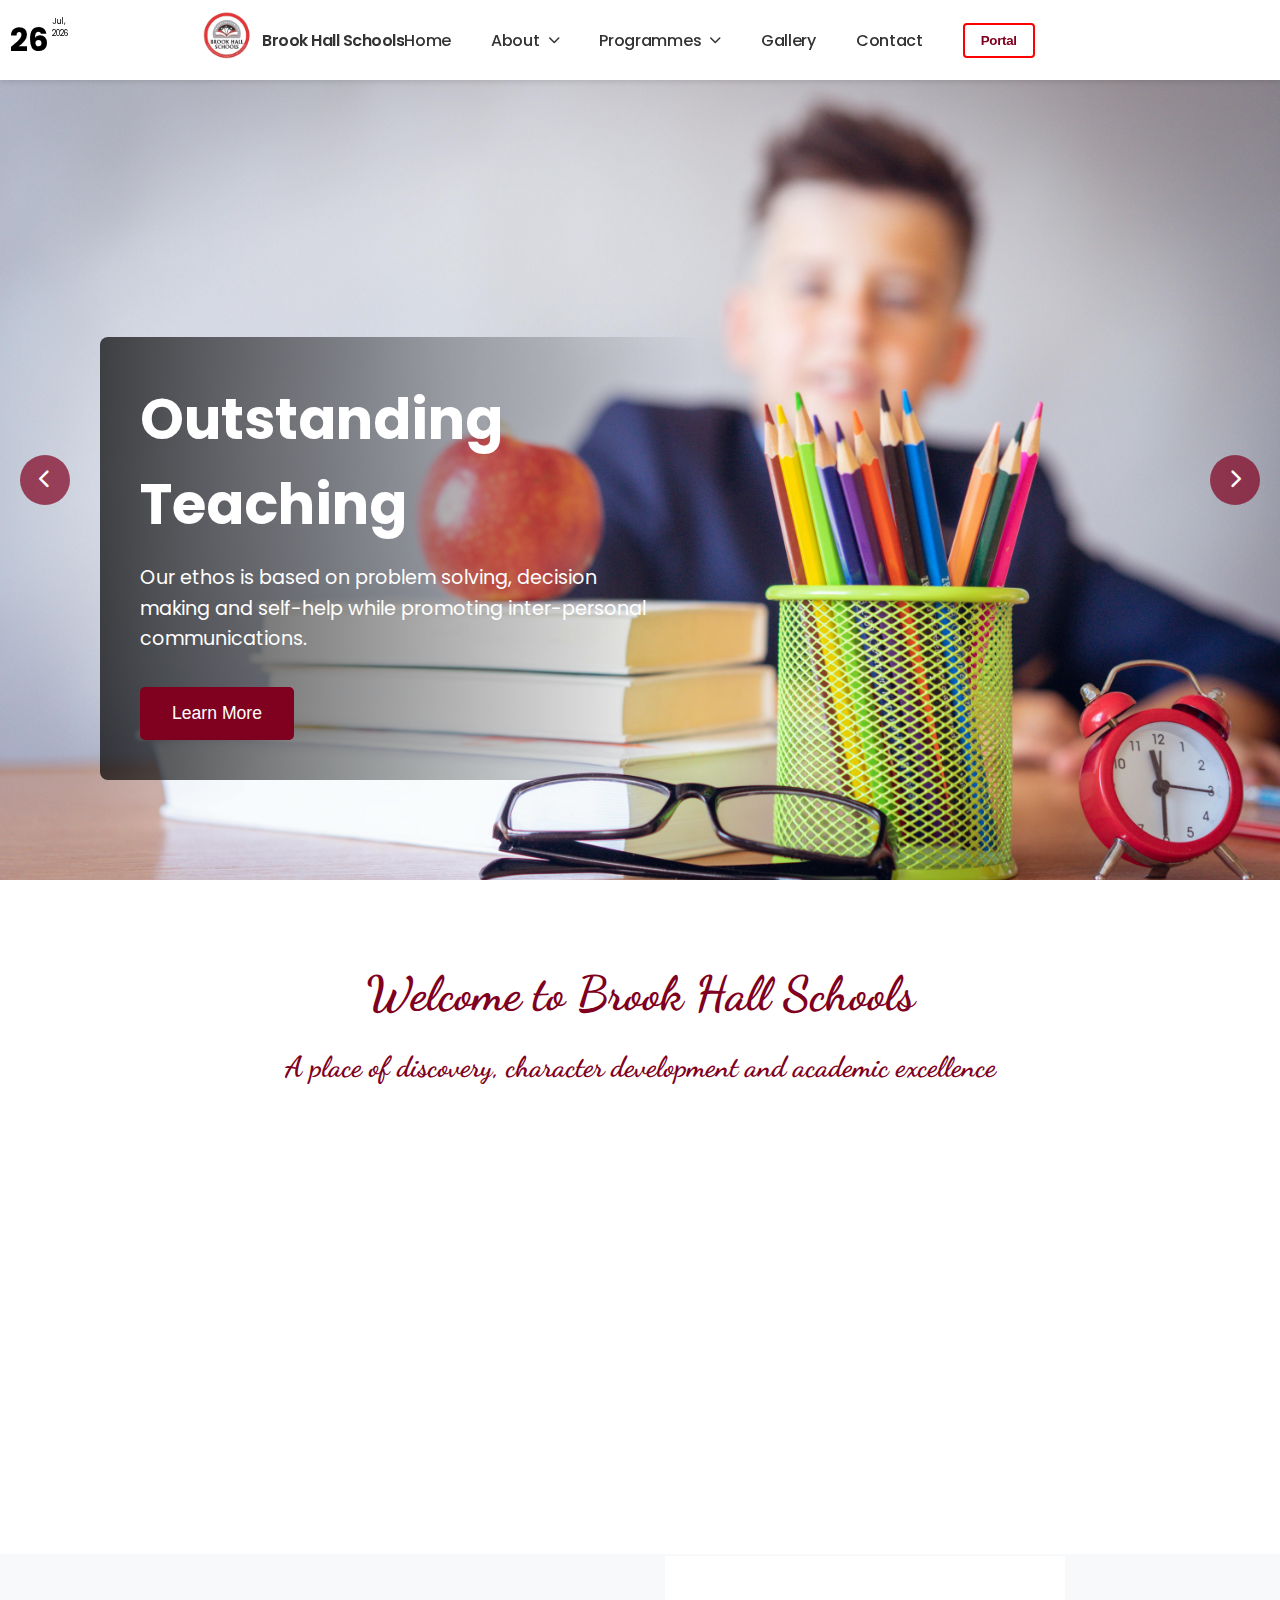
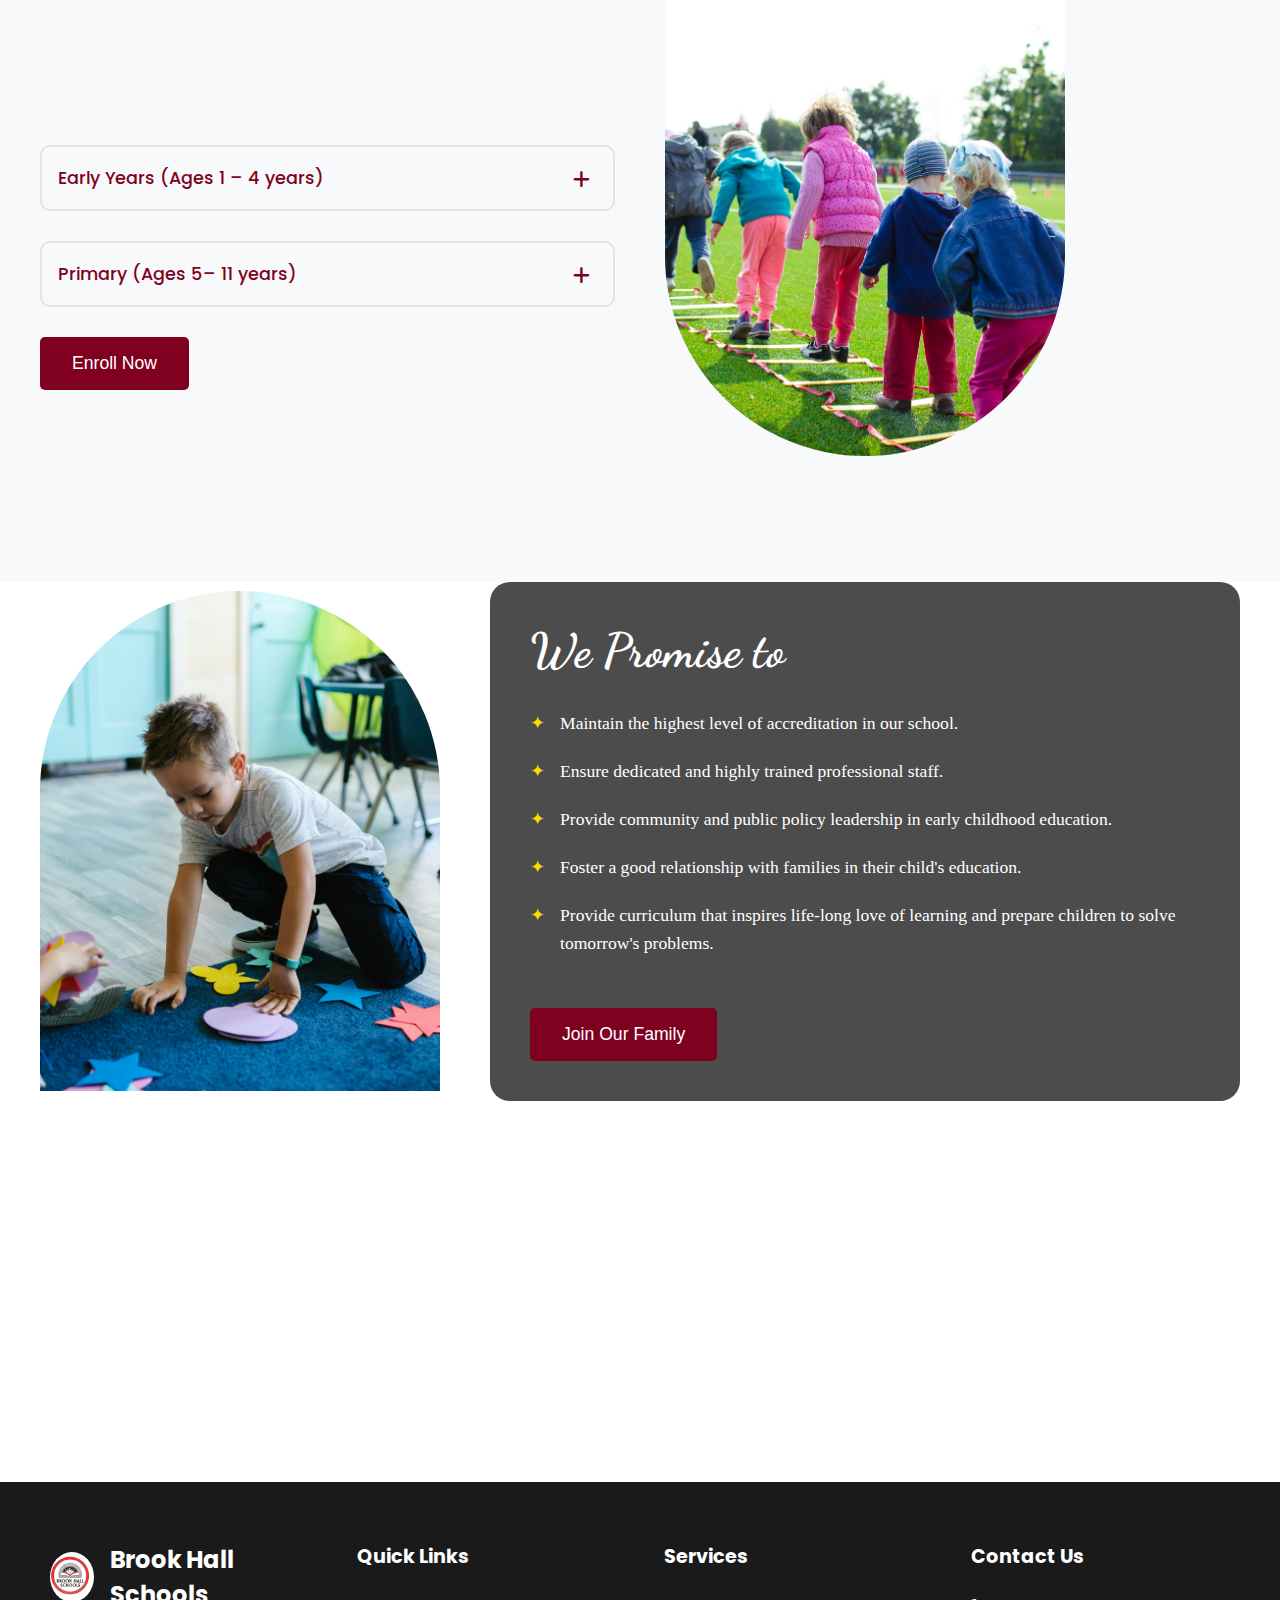
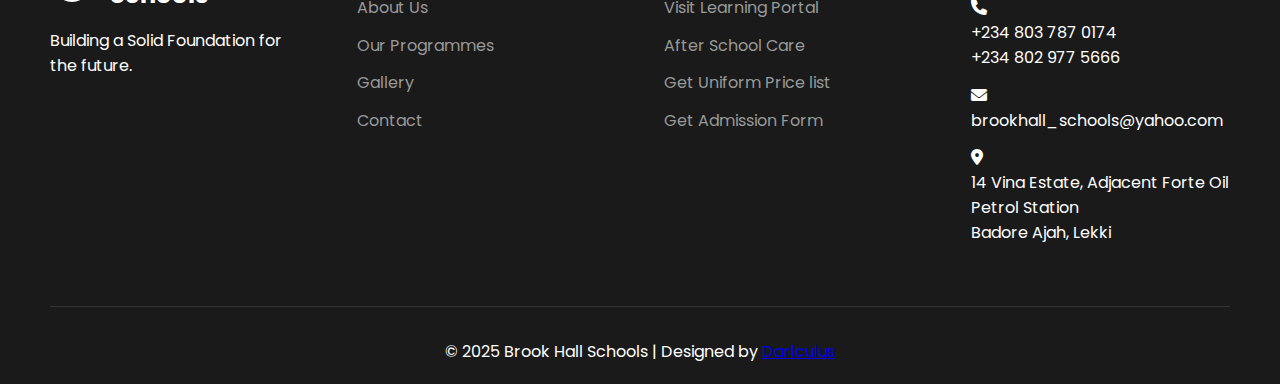
<file: index.html>
<!DOCTYPE html>
<html lang="en">
  <head>
    <meta charset="UTF-8" />
    <meta
      name="viewport"
      content="width=device-width, initial-scale=1.0, maximum-scale=1.0, user-scalable=no"
    />

    <title>
      Brook Hall Schools - Building a Solid Foundation for the future.
    </title>
    <link rel="stylesheet" href="assets/css/style.css" />
    <link
      href="https://fonts.googleapis.com/css2?family=Poppins:wght@400;500;600;700&display=swap"
      rel="stylesheet"
    />
    <link
      href="https://fonts.googleapis.com/css2?family=Dancing+Script:wght@400;700&display=swap"
      rel="stylesheet"
    />

    <link
      rel="stylesheet"
      href="https://cdnjs.cloudflare.com/ajax/libs/font-awesome/6.0.0/css/all.min.css"
    />
  </head>
  <body>
    <!-- Navbar begins -->
    <nav class="navbar">
      <div class="date-display" id="currentDate">
        <span class="day">27</span>
        <div class="month-year">
          <span>Jan.,</span>
          <span>2025</span>
        </div>
      </div>
      <div class="logo">
        <div class="logo-circle">
          <a
            ><img src="assets/images/logo.png" alt="Brook Hall Schools Logo"
          /></a>
        </div>
        <span>Brook Hall Schools</span>
      </div>
      <div class="nav-items">
        <a href="index.html">Home</a>
        <div class="dropdown">
          <a href="about.html" class="dropdown-trigger"
            >About<i class="fas fas fa-chevron-down"></i
          ></a>
          <div class="dropdown-content">
            <a href="welcome.html">Welcome Note</a>
            <a href="corevalues.html">Our Core Values</a>
          </div>
        </div>
        <div class="dropdown">
          <a href="programme.html" class="dropdown-trigger"
            >Programmes<i class="fas fas fa-chevron-down"></i
          ></a>
          <div class="dropdown-content">
            <div class="dropdown">
              <a href="earlyyear.html"
                >Early Years<i class="fas fas fa-chevron-down"></i
              ></a>
              <div class="dropdown-content">
                <a href="#vehicle-registration">Creche</a>
                <a href="#document-renewal">PreSchool</a>
              </div>
            </div>
            <a href="primary.html">Primary</a>
          </div>
        </div>
        <a href="gallery.html">Gallery</a>
        <a href="contact.html">Contact</a>
        <button class="login-btn">Portal</button>
      </div>
      <div class="hamburger">
        <span></span>
        <span></span>
        <span></span>
      </div>
    </nav>
    <!-- Navbar ends -->
    <!-- Hero section begins -->
    <section class="hero">
      <div class="carousel">
        <div class="carousel-inner">
          <!-- Slide 1 -->
          <div class="slide active">
            <img src="assets/images/bg2.jpg" alt="School Image 1" />
            <div class="slide-content">
              <h1>Outstanding Teaching</h1>
              <p>
                Our ethos is based on problem solving, decision making and
                self-help while promoting inter-personal communications.
              </p>
              <button class="cta-button">Learn More</button>
            </div>
          </div>

          <!-- Slide 2 -->
          <div class="slide">
            <img src="assets/images/bg3.jpg" alt="School Image 2" />
            <div class="slide-content">
              <h1>Nurturing Excellence</h1>
              <p>
                Creating an environment where every child discovers their
                potential and develops a lifelong love for learning.
              </p>
              <button class="cta-button">Discover More</button>
            </div>
          </div>

          <!-- Slide 3 -->
          <div class="slide">
            <img src="assets/images/bg1.jpg" alt="School Image 3" />
            <div class="slide-content">
              <h1>Building Future Leaders</h1>
              <p>
                Empowering students with knowledge, skills and values to become
                tomorrow's innovative leaders.
              </p>
              <button class="cta-button">Join Us</button>
            </div>
          </div>
        </div>

        <!-- Navigation Arrows -->
        <button class="carousel-arrow prev">
          <i class="fas fa-chevron-left"></i>
        </button>
        <button class="carousel-arrow next">
          <i class="fas fa-chevron-right"></i>
        </button>
      </div>
    </section>
    <!-- Hero section ends -->

    <!-- Values section begins -->
    <section class="values">
      <h2 class="values-title">
        Welcome to Brook Hall Schools<br />
        <span style="font-size: 1.8rem"
          >A place of discovery, character development and academic
          excellence</span
        >
      </h2>
      <div class="values-container">
        <div class="value-column" style="--delay: 0s">
          <div class="semi-circle">
            <img src="assets/images/education.jpg" alt="Excellence Icon" />
          </div>
          <h3>Excellence</h3>
          <p>
            Striving for the highest standards in everything we do, nurturing
            academic and personal growth.
          </p>
        </div>

        <div class="value-column" style="--delay: 0.2s">
          <div class="semi-circle">
            <img src="assets/images/learn.jpg" alt="Innovation Icon" />
          </div>
          <h3>Innovation</h3>
          <p>
            Embracing creative thinking and modern approaches to prepare
            students for future challenges.
          </p>
        </div>

        <div class="value-column" style="--delay: 0.4s">
          <div class="semi-circle">
            <img src="assets/images/teach.jpg" alt="Integrity Icon" />
          </div>
          <h3>Integrity</h3>
          <p>
            Building character through honesty, respect, and ethical behavior in
            all interactions.
          </p>
        </div>

        <div class="value-column" style="--delay: 0.6s">
          <div class="semi-circle">
            <img src="assets/images/school.jpg" alt="Community Icon" />
          </div>
          <h3>Community</h3>
          <p>
            Fostering a supportive environment where every individual
            contributes to collective growth.
          </p>
        </div>
      </div>
    </section>
    <!-- Values section ends -->

    <!-- Programmes section begins -->
    <section class="programs">
      <div class="programs-container">
        <div class="programs-left">
          <div class="program-row">
            <div class="program-header">
              <h3>Early Years (Ages 1 – 4 years)</h3>
              <button class="expand-btn">
                <i class="fas fa-plus"></i>
              </button>
            </div>
            <div class="program-content">
              <p>
                This is a play based and educational integrated approach to care
                and education.
              </p>
              <p>The classes under this Program are:</p>
              <ul>
                <li>Creche (Playgroup 1 & 2) – Ages 1 -2</li>
                <li>PreSchool (Nursery 1 & 2) – Ages 3 – 4</li>
              </ul>
            </div>
          </div>

          <div class="program-row">
            <div class="program-header">
              <h3>Primary (Ages 5– 11 years)</h3>
              <button class="expand-btn">
                <i class="fas fa-plus"></i>
              </button>
            </div>
            <div class="program-content">
              <p>
                This is an integrated and unique TPS curriculum with a clear
                process of learning and specific learning goals.
              </p>
              <p>The classes under this Program are:</p>
              <ul>
                <li>Key Stage One – Primary 1 and 2</li>
                <li>Key Stage Two -Primary 3 to 6</li>
              </ul>
            </div>
          </div>

          <button class="cta-button">Enroll Now</button>
        </div>

        <div class="programs-right">
          <div class="custom-shape">
            <img src="assets/images/eyearsplay.jpg" alt="Children Learning" />
          </div>
        </div>
      </div>
    </section>
    <!-- Programmes section ends -->

    <!-- Promise section begins -->
    <section class="promise">
      <div class="promise-container">
        <div class="promise-left">
          <div class="custom-shape-inverted">
            <img src="assets/images/promise.jpg" alt="Children Playing" />
          </div>
        </div>
    
        <div class="promise-right">
          <h2 class="promise-title">We Promise to</h2>
          <ul class="promise-list">
            <li>Maintain the highest level of accreditation in our school.</li>
            <li>Ensure dedicated and highly trained professional staff.</li>
            <li>Provide community and public policy leadership in early childhood education.</li>
            <li>Foster a good relationship with families in their child's education.</li>
            <li>Provide curriculum that inspires life-long love of learning and prepare children to solve tomorrow's problems.</li>
          </ul>
          <button class="cta-button">Join Our Family</button>
        </div>
      </div>
    </section>
    <!-- Promise section ends -->

    <!-- Footer section begins -->
    <footer class="footer">
      <div class="footer-content">
        <div class="footer-section">
          <div class="footer-logo">
            <div class="logo-circle">
              <img src="assets/images/logo.png" alt="CarLegit Logo" />
            </div>
            <h3>Brook Hall Schools</h3>
          </div>
          <p>Building a Solid Foundation for the future.</p>
        </div>

        <div class="footer-section">
          <h4>Quick Links</h4>
          <ul>
            <li><a href="#home">About Us</a></li>
            <li><a href="#services">Our Programmes</a></li>
            <li><a href="#about">Gallery</a></li>
            <li><a href="#contact">Contact</a></li>
          </ul>
        </div>

        <div class="footer-section">
          <h4>Services</h4>
          <ul>
            <li><a href="#registration">Visit Learning Portal</a></li>
            <li><a href="#renewal">After School Care</a></li>
            <li><a href="#transfer">Get Uniform Price list</a></li>
            <li><a href="#license">Get Admission Form</a></li>
          </ul>
        </div>

        <div class="footer-section">
          <h4>Contact Us</h4>
          <ul>
            <li>
              <i class="fas fa-phone"></i><br />+234 803 787 0174<br />+234 802
              977 5666
            </li>
            <li><i class="fas fa-envelope"></i>brookhall_schools@yahoo.com</li>
            <li>
              <i class="fas fa-map-marker-alt"></i><br />14 Vina Estate,
              Adjacent Forte Oil Petrol Station<br />Badore Ajah, Lekki
            </li>
          </ul>
        </div>
      </div>

      <div class="footer-bottom">
        <p>
          &copy; 2025 Brook Hall Schools | Designed by
          <a href="https://darlingtonodom-portfolio.vercel.app/">Darlculus</a>
        </p>
      </div>

      <button id="scrollToTop" class="scroll-to-top">
        <i class="fas fa-arrow-up"></i>
      </button>
    </footer>
    <!-- Footer section ends -->

    <script src="assets/js/app.js"></script>
  </body>
</html>
</file>
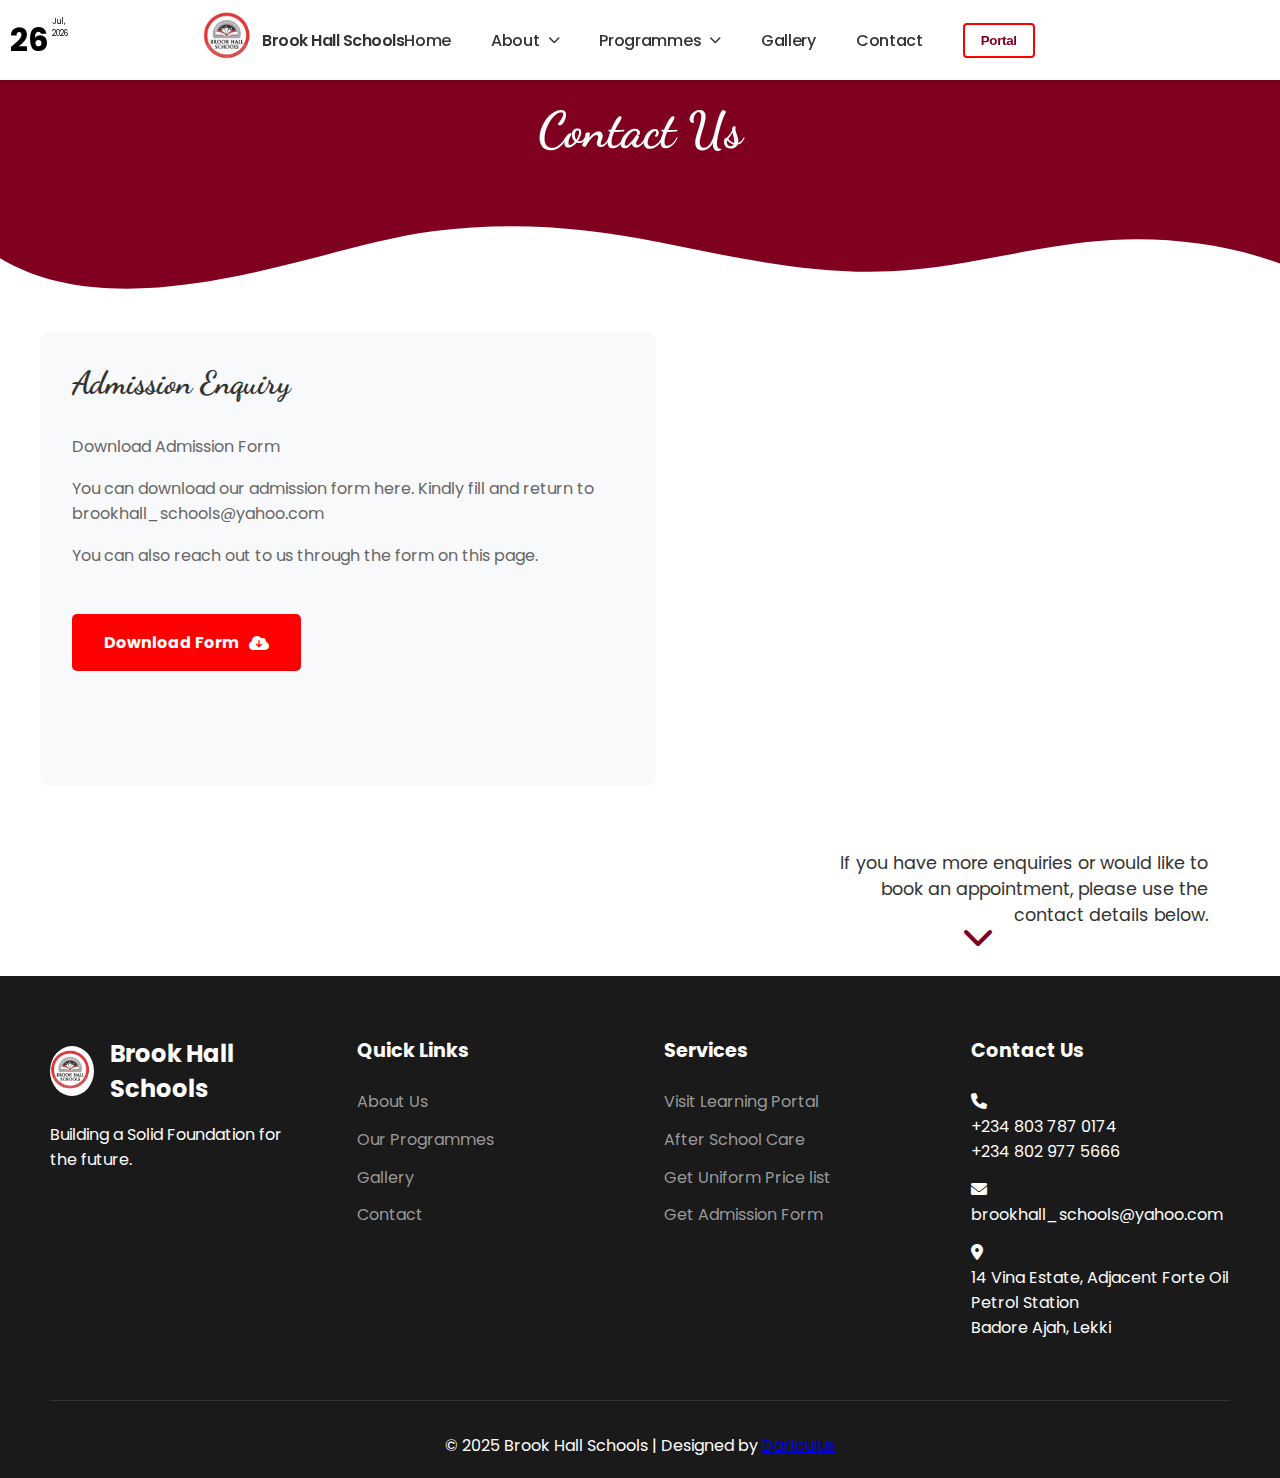
<file: contact.html>
<!DOCTYPE html>
<html lang="en">
  <head>
    <meta charset="UTF-8" />
    <meta
      name="viewport"
      content="width=device-width, initial-scale=1.0, maximum-scale=1.0, user-scalable=no"
    />

    <title>
      Brook Hall Schools - Building a Solid Foundation for the future.
    </title>
    <link rel="stylesheet" href="assets/css/style.css" />
    <link
      href="https://fonts.googleapis.com/css2?family=Poppins:wght@400;500;600;700&display=swap"
      rel="stylesheet"
    />
    <link
      href="https://fonts.googleapis.com/css2?family=Dancing+Script:wght@400;700&display=swap"
      rel="stylesheet"
    />

    <link
      rel="stylesheet"
      href="https://cdnjs.cloudflare.com/ajax/libs/font-awesome/6.0.0/css/all.min.css"
    />
  </head>
  <body>
    <!-- Navbar begins -->
    <nav class="navbar">
      <div class="date-display" id="currentDate">
        <span class="day">27</span>
        <div class="month-year">
          <span>Jan.,</span>
          <span>2025</span>
        </div>
      </div>
      <div class="logo">
        <div class="logo-circle">
          <a
            ><img src="assets/images/logo.png" alt="Brook Hall Schools Logo"
          /></a>
        </div>
        <span>Brook Hall Schools</span>
      </div>
      <div class="nav-items">
        <a href="index.html">Home</a>
        <div class="dropdown">
          <a href="about.html" class="dropdown-trigger"
            >About<i class="fas fas fa-chevron-down"></i
          ></a>
          <div class="dropdown-content">
            <a href="welcome.html">Welcome Note</a>
            <a href="corevalues.html">Our Core Values</a>
          </div>
        </div>
        <div class="dropdown">
          <a href="programme.html" class="dropdown-trigger"
            >Programmes<i class="fas fas fa-chevron-down"></i
          ></a>
          <div class="dropdown-content">
            <div class="dropdown">
              <a href="earlyyear.html"
                >Early Years<i class="fas fas fa-chevron-down"></i
              ></a>
              <div class="dropdown-content">
                <a href="creche.html">Creche</a>
                <a href="preschool.html">PreSchool</a>
              </div>
            </div>
            <a href="primary.html">Primary</a>
          </div>
        </div>
        <a href="gallery.html">Gallery</a>
        <a href="contact.html">Contact</a>
        <button class="login-btn">Portal</button>
      </div>
      <div class="hamburger">
        <span></span>
        <span></span>
        <span></span>
      </div>
    </nav>
    <!-- Navbar ends -->
    <!-- Contact Hero section begins here -->
    <section class="environment-section">
      <div class="contact-hero">
        <h1>Contact Us</h1>

        <div class="bubble-shape"></div>
      </div>
      <div class="contact-details">
        <div class="contact-left">
          <div class="admission-info">
              <h2>Admission Enquiry</h2>
              <p>Download Admission Form</p>
              <p>You can download our admission form here. Kindly fill and return to brookhall_schools@yahoo.com</p>
              <p>You can also reach out to us through the form on this page.</p>
              <a href="assets/pdf/registration form new.cdr.pdf" class="download-btn">Download Form<i class="fa-solid fa-cloud-arrow-down"></i></a>
          </div>
      </div>
      <div class="contact-right">
          <iframe src="https://www.google.com/maps/embed?pb=!1m18!1m12!1m3!1d3964.1592750960203!2d3.5956454000000004!3d6.5015116!2m3!1f0!2f0!3f0!3m2!1i1024!2i768!4f13.1!3m3!1m2!1s0x103bfb9664ca0fd5%3A0x249f62b1cde2ed7a!2sBrooks%20hall!5e0!3m2!1sen!2sng!4v1741763072992!5m2!1sen!2sng" width="600" height="450" style="border:0;" allowfullscreen="" loading="lazy" referrerpolicy="no-referrer-when-downgrade"></iframe>
      </div>
      </div>
    </section>
    <div class="enquiry-pointer">
      <p>If you have more enquiries or would like to book an appointment, please use the contact details below.</p>
      <i class="fas fa-chevron-down bounce-arrow"></i>
  </div>
  
    <!-- Footer section begins -->
    <footer class="footer">
      <div class="footer-content">
        <div class="footer-section">
          <div class="footer-logo">
            <div class="logo-circle">
              <img src="assets/images/logo.png" alt="CarLegit Logo" />
            </div>
            <h3>Brook Hall Schools</h3>
          </div>
          <p>Building a Solid Foundation for the future.</p>
        </div>

        <div class="footer-section">
          <h4>Quick Links</h4>
          <ul>
            <li><a href="#home">About Us</a></li>
            <li><a href="#services">Our Programmes</a></li>
            <li><a href="#about">Gallery</a></li>
            <li><a href="#contact">Contact</a></li>
          </ul>
        </div>

        <div class="footer-section">
          <h4>Services</h4>
          <ul>
            <li><a href="#registration">Visit Learning Portal</a></li>
            <li><a href="#renewal">After School Care</a></li>
            <li><a href="#transfer">Get Uniform Price list</a></li>
            <li><a href="#license">Get Admission Form</a></li>
          </ul>
        </div>

        <div class="footer-section">
          <h4>Contact Us</h4>
          <ul>
            <li>
              <i class="fas fa-phone"></i><br />+234 803 787 0174<br />+234 802
              977 5666
            </li>
            <li><i class="fas fa-envelope"></i>brookhall_schools@yahoo.com</li>
            <li>
              <i class="fas fa-map-marker-alt"></i><br />14 Vina Estate,
              Adjacent Forte Oil Petrol Station<br />Badore Ajah, Lekki
            </li>
          </ul>
        </div>
      </div>

      <div class="footer-bottom">
        <p>
          &copy; 2025 Brook Hall Schools | Designed by
          <a href="https://darlingtonodom-portfolio.vercel.app/">Darlculus</a>
        </p>
      </div>

      <button id="scrollToTop" class="scroll-to-top">
        <i class="fas fa-arrow-up"></i>
      </button>
    </footer>
    <!-- Footer section ends -->
    <script src="assets/js/eyears.js"></script>
  </body>
</html>
</file>
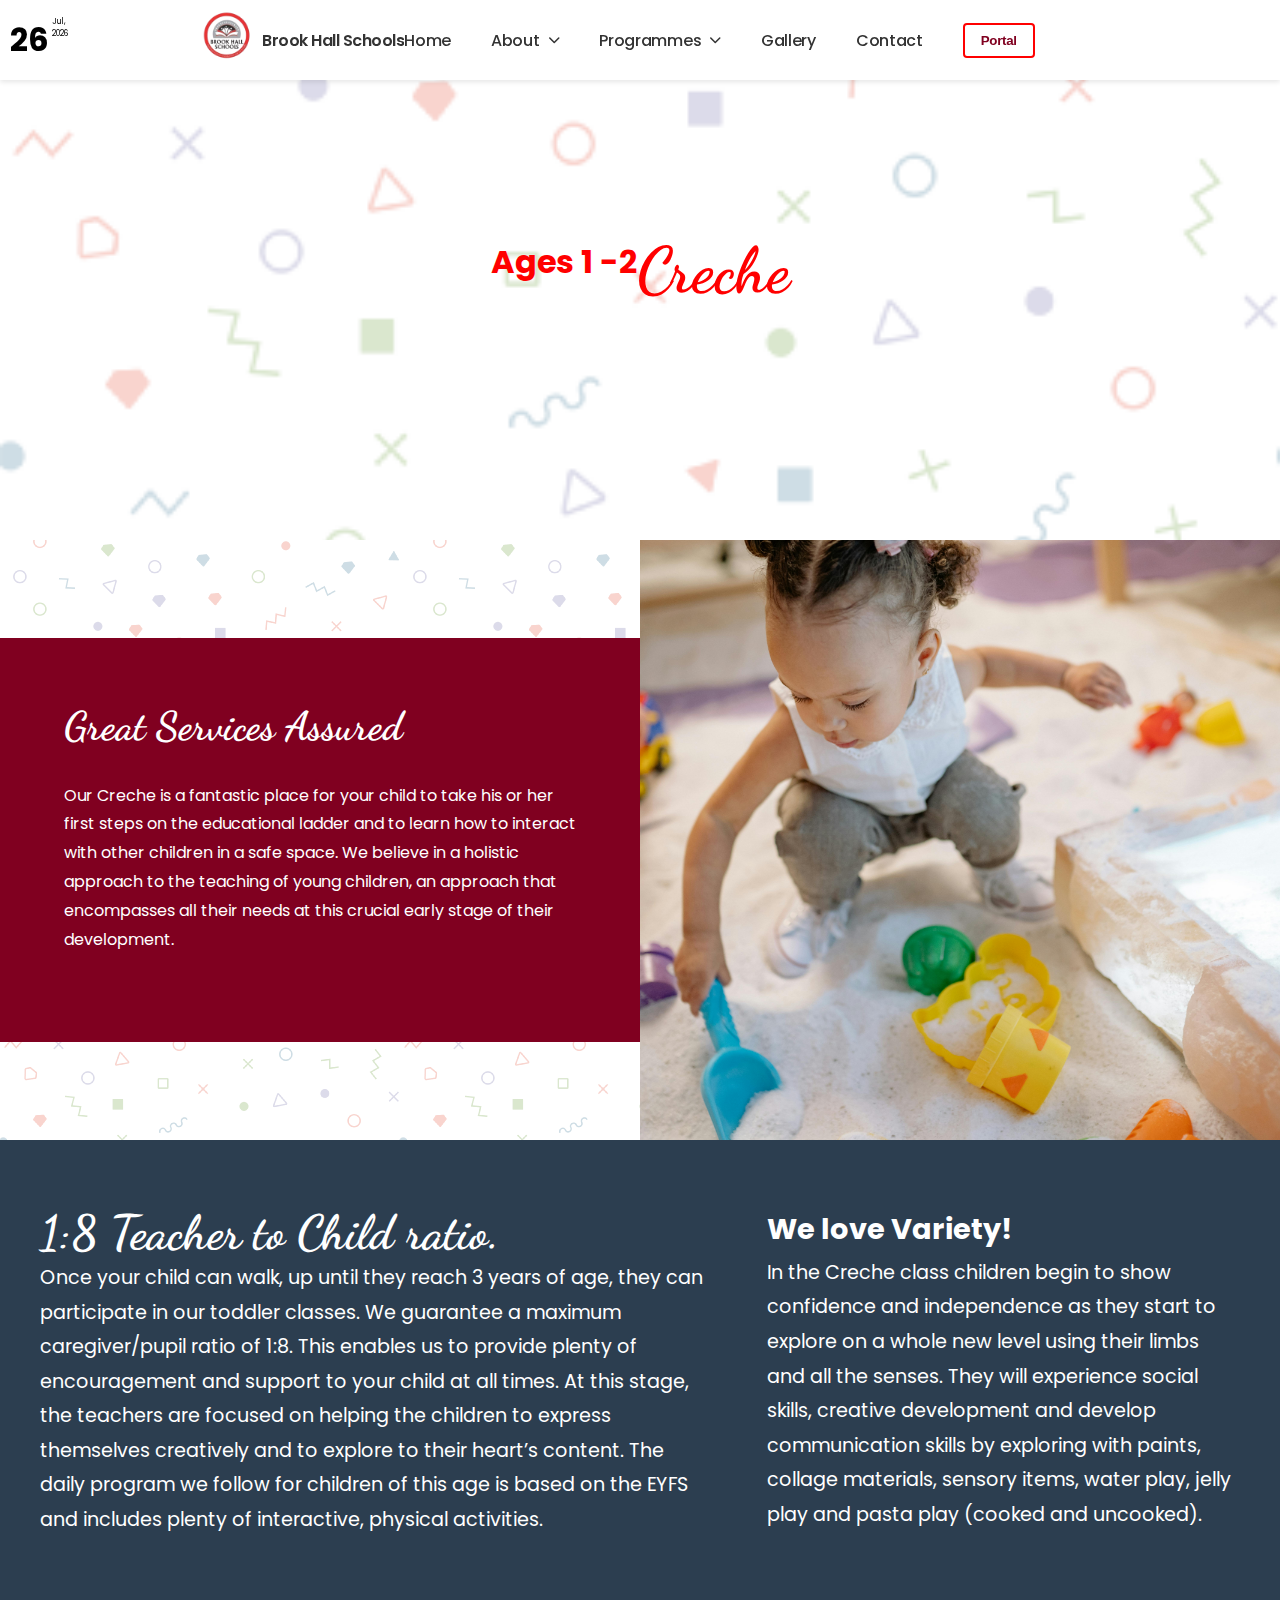
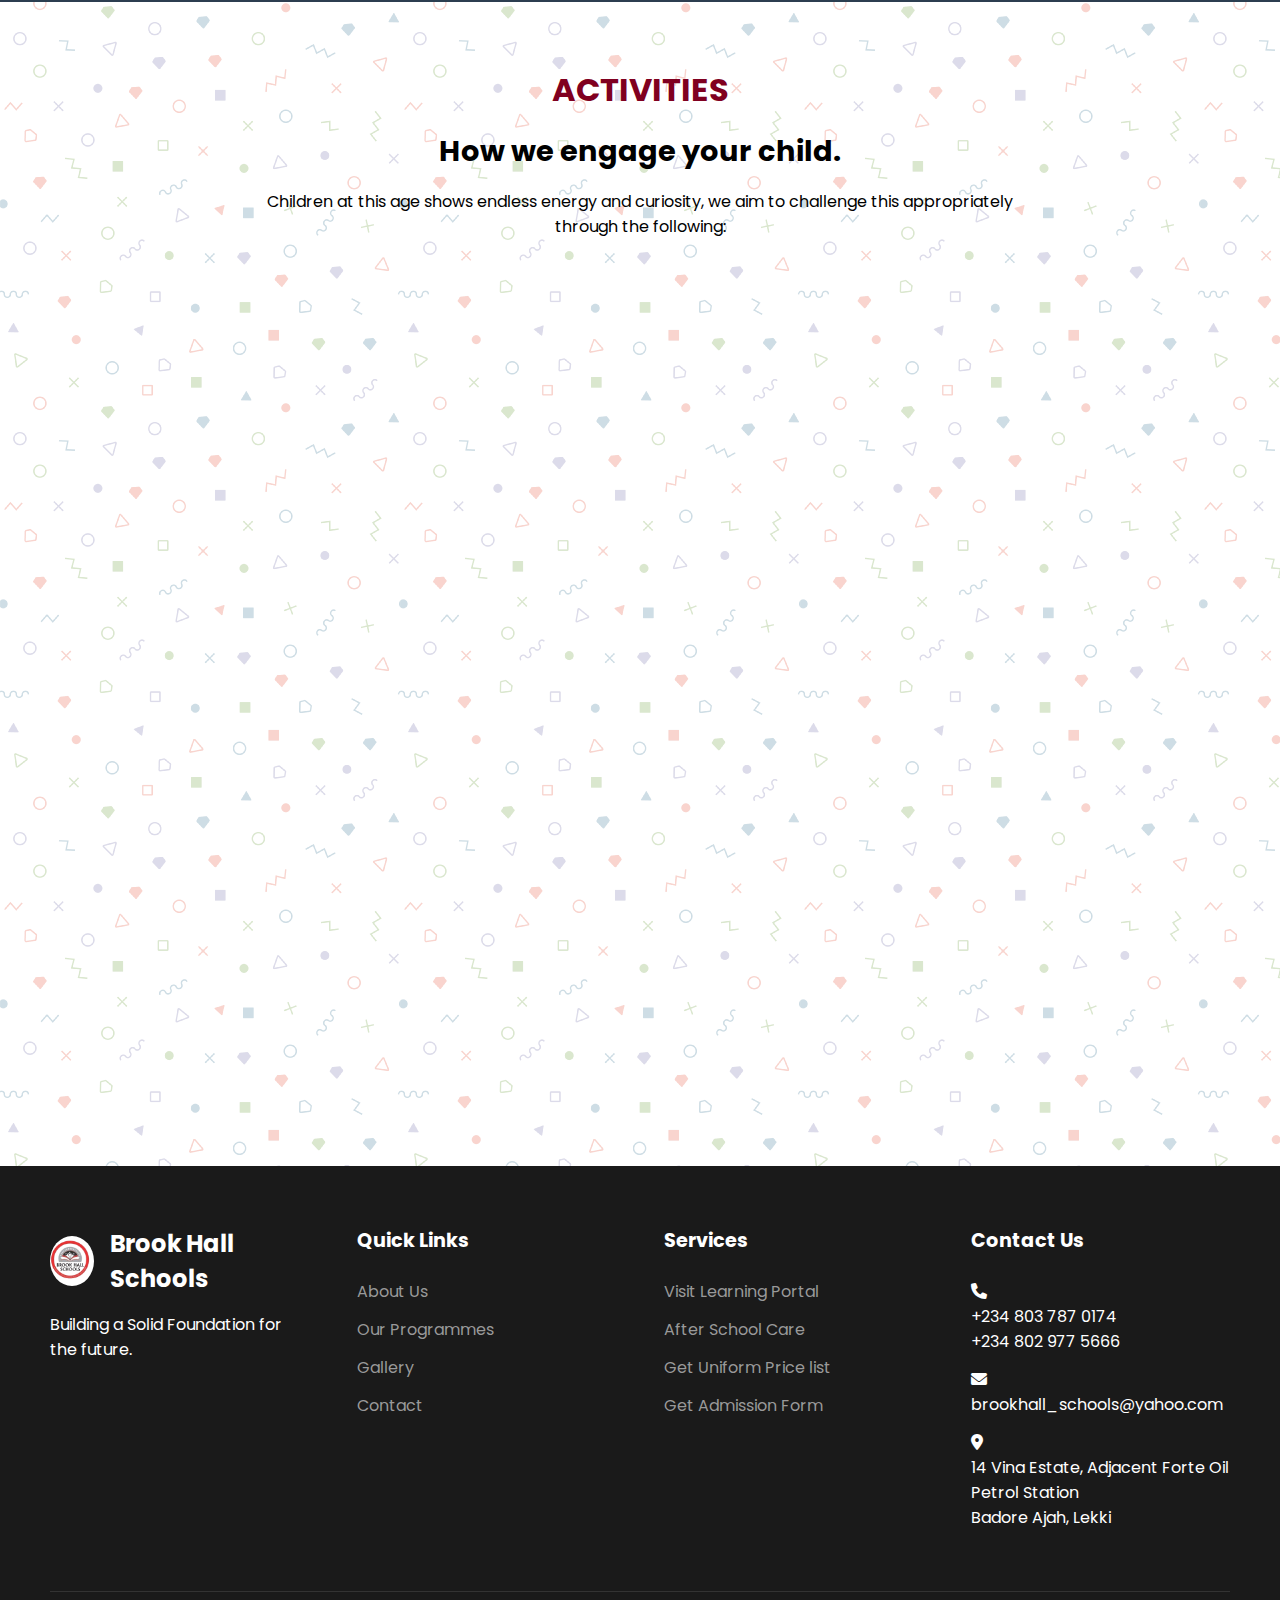
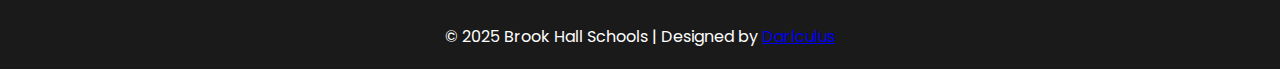
<file: creche.html>
<!DOCTYPE html>
<html lang="en">
  <head>
    <meta charset="UTF-8" />
    <meta
      name="viewport"
      content="width=device-width, initial-scale=1.0, maximum-scale=1.0, user-scalable=no"
    />

    <title>
      Brook Hall Schools - Building a Solid Foundation for the future.
    </title>
    <link rel="stylesheet" href="assets/css/style.css" />
    <link
      href="https://fonts.googleapis.com/css2?family=Poppins:wght@400;500;600;700&display=swap"
      rel="stylesheet"
    />
    <link
      href="https://fonts.googleapis.com/css2?family=Dancing+Script:wght@400;700&display=swap"
      rel="stylesheet"
    />

    <link
      rel="stylesheet"
      href="https://cdnjs.cloudflare.com/ajax/libs/font-awesome/6.0.0/css/all.min.css"
    />
  </head>
  <body>
    <!-- Navbar begins -->
    <nav class="navbar">
      <div class="date-display" id="currentDate">
        <span class="day">27</span>
        <div class="month-year">
          <span>Jan.,</span>
          <span>2025</span>
        </div>
      </div>
      <div class="logo">
        <div class="logo-circle">
          <a
            ><img src="assets/images/logo.png" alt="Brook Hall Schools Logo"
          /></a>
        </div>
        <span>Brook Hall Schools</span>
      </div>
      <div class="nav-items">
        <a href="index.html">Home</a>
        <div class="dropdown">
          <a href="about.html" class="dropdown-trigger"
            >About<i class="fas fas fa-chevron-down"></i
          ></a>
          <div class="dropdown-content">
            <a href="welcome.html">Welcome Note</a>
            <a href="corevalues.html">Our Core Values</a>
          </div>
        </div>
        <div class="dropdown">
          <a href="programme.html" class="dropdown-trigger"
            >Programmes<i class="fas fas fa-chevron-down"></i
          ></a>
          <div class="dropdown-content">
            <div class="dropdown">
              <a href="earlyyear.html"
                >Early Years<i class="fas fas fa-chevron-down"></i
              ></a>
              <div class="dropdown-content">
                <a href="creche.html">Creche</a>
                <a href="preschool.html">PreSchool</a>
              </div>
            </div>
            <a href="primary.html">Primary</a>
          </div>
        </div>
        <a href="gallery.html">Gallery</a>
        <a href="contact.html">Contact</a>
        <button class="login-btn">Portal</button>
      </div>
      <div class="hamburger">
        <span></span>
        <span></span>
        <span></span>
      </div>
    </nav>
    <!-- Navbar ends -->
    <main class="primary-main">
      <!-- Section 1: Hero Title -->
      <section class="primary-hero">
        <div class="hero-content">
          <h2>Ages 1 -2</h2>
          <h1>Creche</h1>
        </div>
      </section>

      <!-- Section 2: Curriculum Split -->
      <section class="curriculum-split">
        <div class="split-left">
          <div class="content-box">
            <h2>Great Services Assured</h2>
            <p>
              Our Creche is a fantastic place for your child to take his or
              her first steps on the educational ladder and to learn how to
              interact with other children in a safe space. We believe in a
              holistic approach to the teaching of young children, an approach
              that encompasses all their needs at this crucial early stage of
              their development.
            </p>
          </div>
        </div>
        <div class="split-right">
          <div class="image-box">
            <!-- Add your image here -->
            <img src="assets/images/creche3.jpg" alt="Primary Curriculum" />
          </div>
        </div>
      </section>

      <!-- Section 3: Education for Service -->
      <section class="service-section">
        <div class="service-container">
          <div class="service-left">
            <h2>1:8 Teacher to Child ratio.</h2>
            <p>
              Once your child can walk, up until they reach 3 years of age, they
              can participate in our toddler classes. We guarantee a maximum
              caregiver/pupil ratio of 1:8. This enables us to provide plenty of
              encouragement and support to your child at all times. At this
              stage, the teachers are focused on helping the children to express
              themselves creatively and to explore to their heart’s content. The
              daily program we follow for children of this age is based on the
              EYFS and includes plenty of interactive, physical activities.
            </p>
          </div>
          <div class="service-right">
            <h2>We love Variety!</h2>
            <p>
              In the Creche class children begin to show
              confidence and independence as they start to explore on a whole
              new level using their limbs and all the senses. They will
              experience social skills, creative development and develop
              communication skills by exploring with paints, collage materials,
              sensory items, water play, jelly play and pasta play (cooked and
              uncooked).
            </p>
          </div>
        </div>
      </section>

      <!-- Section 4: Child engagement -->
      <section class="activities-section">
        <div class="activities-header">
          <h2>ACTIVITIES</h2>
          <h3>How we engage your child.</h3>
          <p>Children at this age shows endless energy and curiosity, we aim to challenge this appropriately through the following:</p>
        </div>
        
        <div class="activities-grid">
          <div class="activity-card">
            <div class="card-header">
              <i class="fas fa-water"></i>
            </div>
            <div class="card-content">
              <h4>Water Play</h4>
              <p>It will encourage them to explore mathematical language such as full, empty, half full, heavy or light.</p>
            </div>
          </div>
      
          <div class="activity-card">
            <div class="card-header">
              <i class="fas fa-cubes"></i>
            </div>
            <div class="card-content">
              <h4>Construction</h4>
              <p>This encourages them to experiment with building blocks and junk modelling which further develop their counting skills.</p>
            </div>
          </div>
      
          <div class="activity-card">
            <div class="card-header">
              <i class="fas fa-palette"></i>
            </div>
            <div class="card-content">
              <h4>Creative skills</h4>
              <p>Children will carry out lot of fun activities and experiment with a range of collage objects through painting and sticking.</p>
            </div>
          </div>
      
          <div class="activity-card">
            <div class="card-header">
              <i class="fas fa-toilet"></i>
            </div>
            <div class="card-content">
              <h4>Potty Training</h4>
              <p>This will begin in this class and as this level of independence really kicks in, helping them to develop in confidence.</p>
            </div>
          </div>
      
          <div class="activity-card">
            <div class="card-header">
              <i class="fas fa-users"></i>
            </div>
            <div class="card-content">
              <h4>Interpersonal skills</h4>
              <p>This will develop their social skills, build relationships and help them learn about sharing and the world around them.</p>
            </div>
          </div>
      
          <div class="activity-card">
            <div class="card-header">
              <i class="fas fa-book-reader"></i>
            </div>
            <div class="card-content">
              <h4>Reading</h4>
              <p>We use a special programme in which children learn how to read and identify simple words using the Jolly Phonics methodology.</p>
            </div>
          </div>
        </div>
      </section>
    </main>
    <!-- Footer section begins -->
    <footer class="footer">
      <div class="footer-content">
        <div class="footer-section">
          <div class="footer-logo">
            <div class="logo-circle">
              <img src="assets/images/logo.png" alt="CarLegit Logo" />
            </div>
            <h3>Brook Hall Schools</h3>
          </div>
          <p>Building a Solid Foundation for the future.</p>
        </div>

        <div class="footer-section">
          <h4>Quick Links</h4>
          <ul>
            <li><a href="#home">About Us</a></li>
            <li><a href="#services">Our Programmes</a></li>
            <li><a href="#about">Gallery</a></li>
            <li><a href="#contact">Contact</a></li>
          </ul>
        </div>

        <div class="footer-section">
          <h4>Services</h4>
          <ul>
            <li><a href="#registration">Visit Learning Portal</a></li>
            <li><a href="#renewal">After School Care</a></li>
            <li><a href="#transfer">Get Uniform Price list</a></li>
            <li><a href="#license">Get Admission Form</a></li>
          </ul>
        </div>

        <div class="footer-section">
          <h4>Contact Us</h4>
          <ul>
            <li>
              <i class="fas fa-phone"></i><br />+234 803 787 0174<br />+234 802
              977 5666
            </li>
            <li><i class="fas fa-envelope"></i>brookhall_schools@yahoo.com</li>
            <li>
              <i class="fas fa-map-marker-alt"></i><br />14 Vina Estate,
              Adjacent Forte Oil Petrol Station<br />Badore Ajah, Lekki
            </li>
          </ul>
        </div>
      </div>

      <div class="footer-bottom">
        <p>
          &copy; 2025 Brook Hall Schools | Designed by
          <a href="https://darlingtonodom-portfolio.vercel.app/">Darlculus</a>
        </p>
      </div>

      <button id="scrollToTop" class="scroll-to-top">
        <i class="fas fa-arrow-up"></i>
      </button>
    </footer>
    <!-- Footer section ends -->
    <script src="assets/js/eyears.js"></script>
  </body>
</html>
</file>
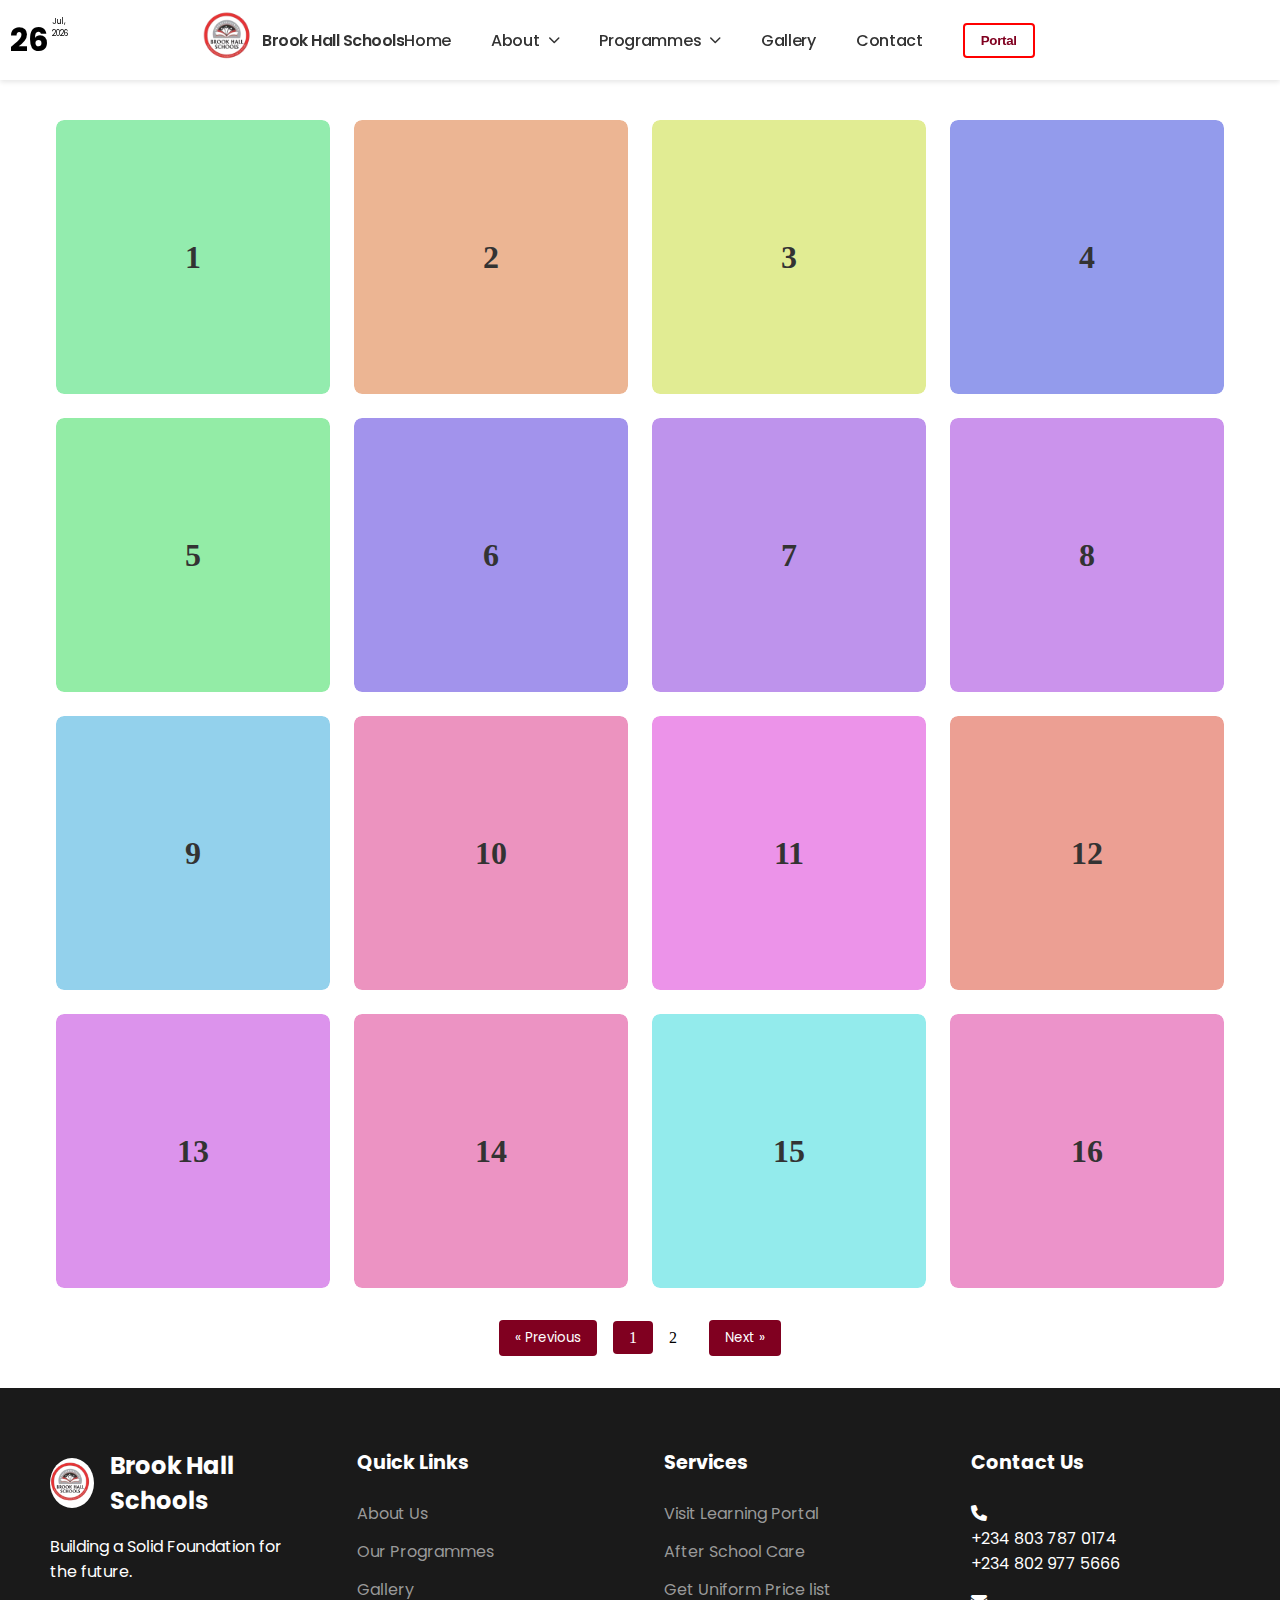
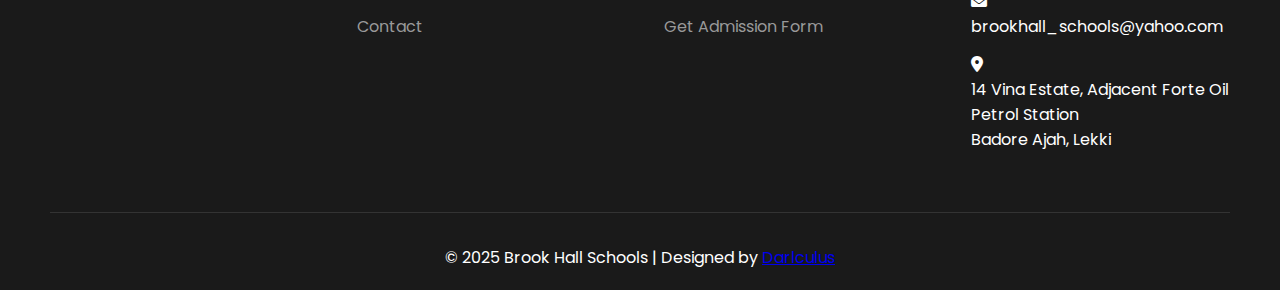
<file: gallery.html>
<!DOCTYPE html>
<html lang="en">
  <head>
    <meta charset="UTF-8" />
    <meta
      name="viewport"
      content="width=device-width, initial-scale=1.0, maximum-scale=1.0, user-scalable=no"
    />

    <title>
      Brook Hall Schools - Building a Solid Foundation for the future.
    </title>
    <link rel="stylesheet" href="assets/css/style.css" />
    <link
      href="https://fonts.googleapis.com/css2?family=Poppins:wght@400;500;600;700&display=swap"
      rel="stylesheet"
    />
    <link
      href="https://fonts.googleapis.com/css2?family=Dancing+Script:wght@400;700&display=swap"
      rel="stylesheet"
    />

    <link
      rel="stylesheet"
      href="https://cdnjs.cloudflare.com/ajax/libs/font-awesome/6.0.0/css/all.min.css"
    />
  </head>
  <body>
    <!-- Navbar begins -->
    <nav class="navbar">
      <div class="date-display" id="currentDate">
        <span class="day">27</span>
        <div class="month-year">
          <span>Jan.,</span>
          <span>2025</span>
        </div>
      </div>
      <div class="logo">
        <div class="logo-circle">
          <a
            ><img src="assets/images/logo.png" alt="Brook Hall Schools Logo"
          /></a>
        </div>
        <span>Brook Hall Schools</span>
      </div>
      <div class="nav-items">
        <a href="index.html">Home</a>
        <div class="dropdown">
          <a href="about.html" class="dropdown-trigger"
            >About<i class="fas fas fa-chevron-down"></i
          ></a>
          <div class="dropdown-content">
            <a href="welcome.html">Welcome Note</a>
            <a href="corevalues.html">Our Core Values</a>
          </div>
        </div>
        <div class="dropdown">
          <a href="programme.html" class="dropdown-trigger"
            >Programmes<i class="fas fas fa-chevron-down"></i
          ></a>
          <div class="dropdown-content">
            <div class="dropdown">
              <a href="earlyyear.html"
                >Early Years<i class="fas fas fa-chevron-down"></i
              ></a>
              <div class="dropdown-content">
                <a href="creche.html">Creche</a>
                <a href="preschool.html">PreSchool</a>
              </div>
            </div>
            <a href="primary.html">Primary</a>
          </div>
        </div>
        <a href="gallery.html">Gallery</a>
        <a href="contact.html">Contact</a>
        <button class="login-btn">Portal</button>
      </div>
      <div class="hamburger">
        <span></span>
        <span></span>
        <span></span>
      </div>
    </nav>
    <!-- Navbar ends -->
    <!-- Gallery section begins here -->
    <section class="gallery-container">
      <div class="gallery-grid">
        <!-- Images will be populated dynamically -->
      </div>
      <div class="pagination">
        <button id="prevPage">&laquo; Previous</button>
        <div id="pageNumbers"></div>
        <button id="nextPage">Next &raquo;</button>
      </div>
    </section>

    <!-- Modal -->
    <div class="modal" id="imageModal">
      <span class="close-modal">&times;</span>
      <img class="modal-content" id="modalImage" />
    </div>
    <!-- Gallery section ends here -->
     <!-- Footer section begins -->
    <footer class="footer">
      <div class="footer-content">
        <div class="footer-section">
          <div class="footer-logo">
            <div class="logo-circle">
              <img src="assets/images/logo.png" alt="CarLegit Logo" />
            </div>
            <h3>Brook Hall Schools</h3>
          </div>
          <p>Building a Solid Foundation for the future.</p>
        </div>

        <div class="footer-section">
          <h4>Quick Links</h4>
          <ul>
            <li><a href="#home">About Us</a></li>
            <li><a href="#services">Our Programmes</a></li>
            <li><a href="#about">Gallery</a></li>
            <li><a href="#contact">Contact</a></li>
          </ul>
        </div>

        <div class="footer-section">
          <h4>Services</h4>
          <ul>
            <li><a href="#registration">Visit Learning Portal</a></li>
            <li><a href="#renewal">After School Care</a></li>
            <li><a href="#transfer">Get Uniform Price list</a></li>
            <li><a href="#license">Get Admission Form</a></li>
          </ul>
        </div>

        <div class="footer-section">
          <h4>Contact Us</h4>
          <ul>
            <li>
              <i class="fas fa-phone"></i><br />+234 803 787 0174<br />+234 802
              977 5666
            </li>
            <li><i class="fas fa-envelope"></i>brookhall_schools@yahoo.com</li>
            <li>
              <i class="fas fa-map-marker-alt"></i><br />14 Vina Estate,
              Adjacent Forte Oil Petrol Station<br />Badore Ajah, Lekki
            </li>
          </ul>
        </div>
      </div>

      <div class="footer-bottom">
        <p>
          &copy; 2025 Brook Hall Schools | Designed by
          <a href="https://darlingtonodom-portfolio.vercel.app/">Darlculus</a>
        </p>
      </div>

      <button id="scrollToTop" class="scroll-to-top">
        <i class="fas fa-arrow-up"></i>
      </button>
    </footer>
    <!-- Footer section ends -->

    <script src="assets/js/gallery.js"></script>
  </body>
</html>
</file>
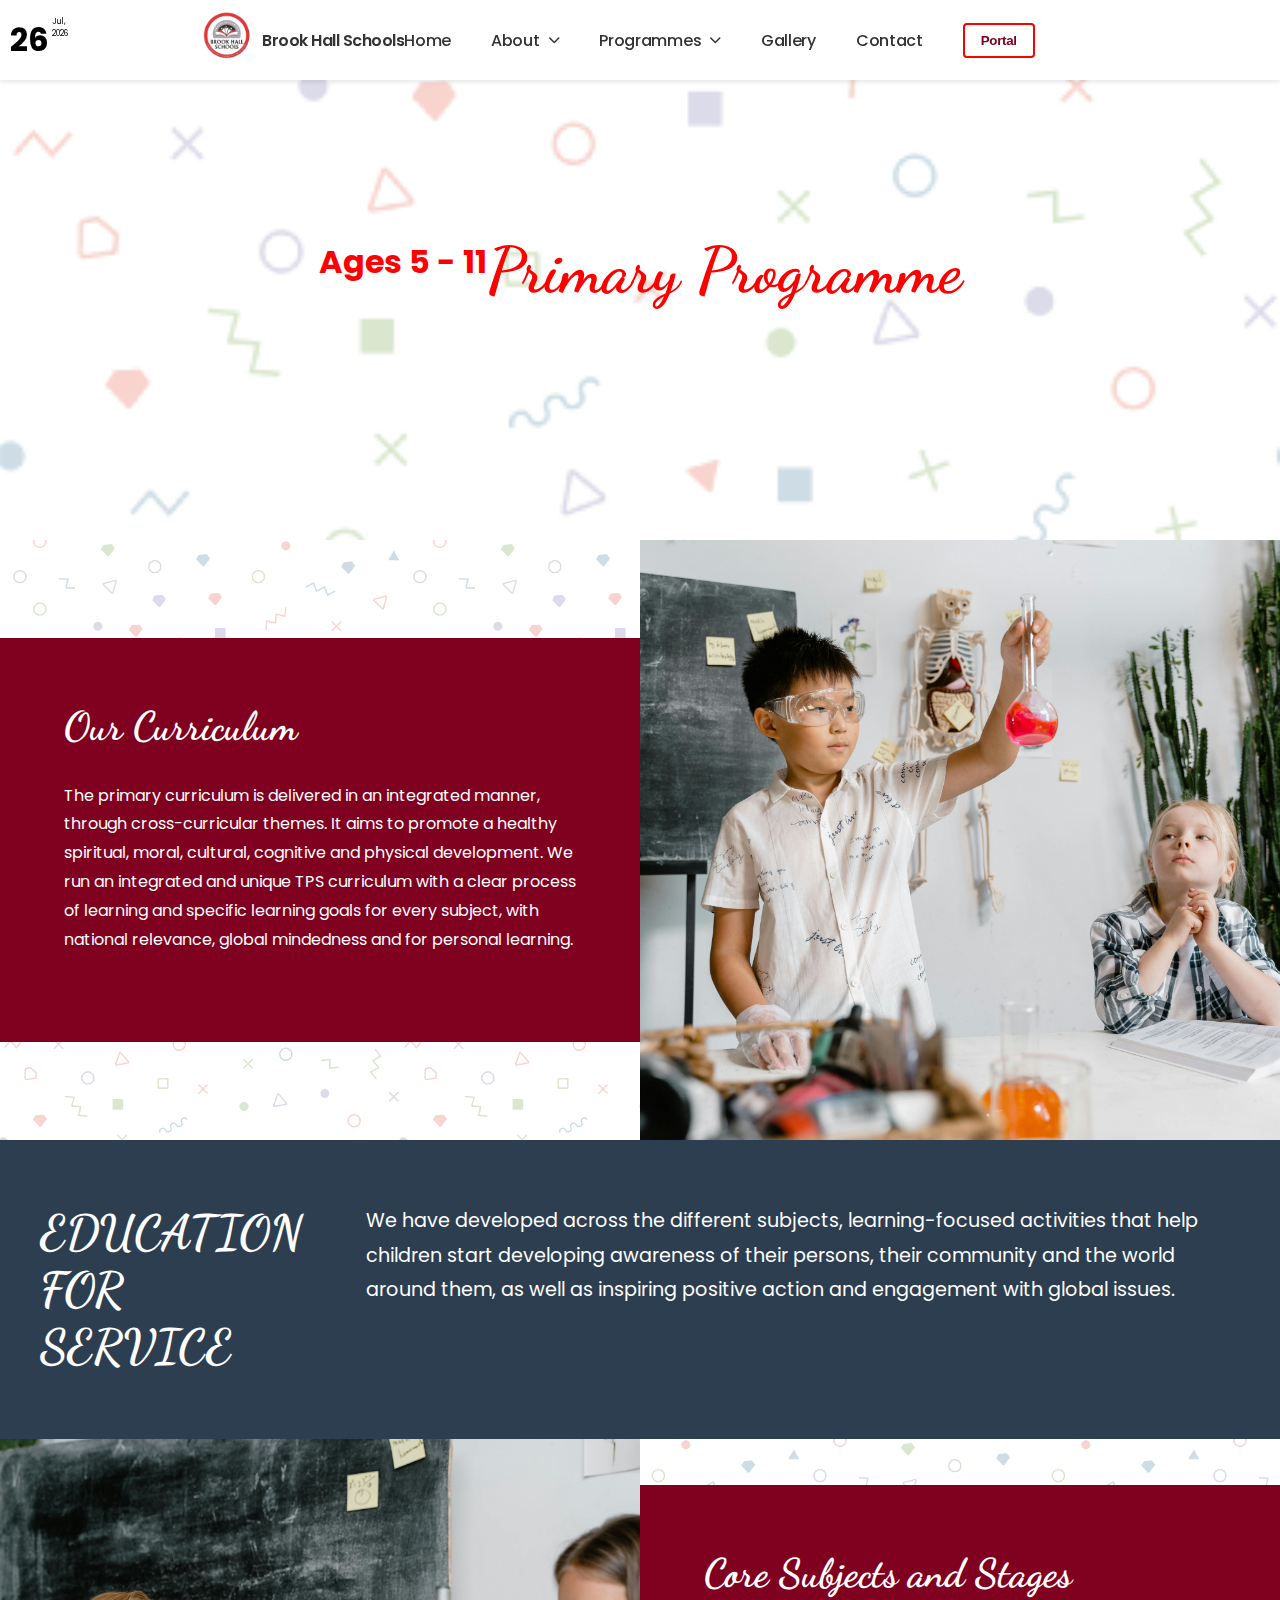
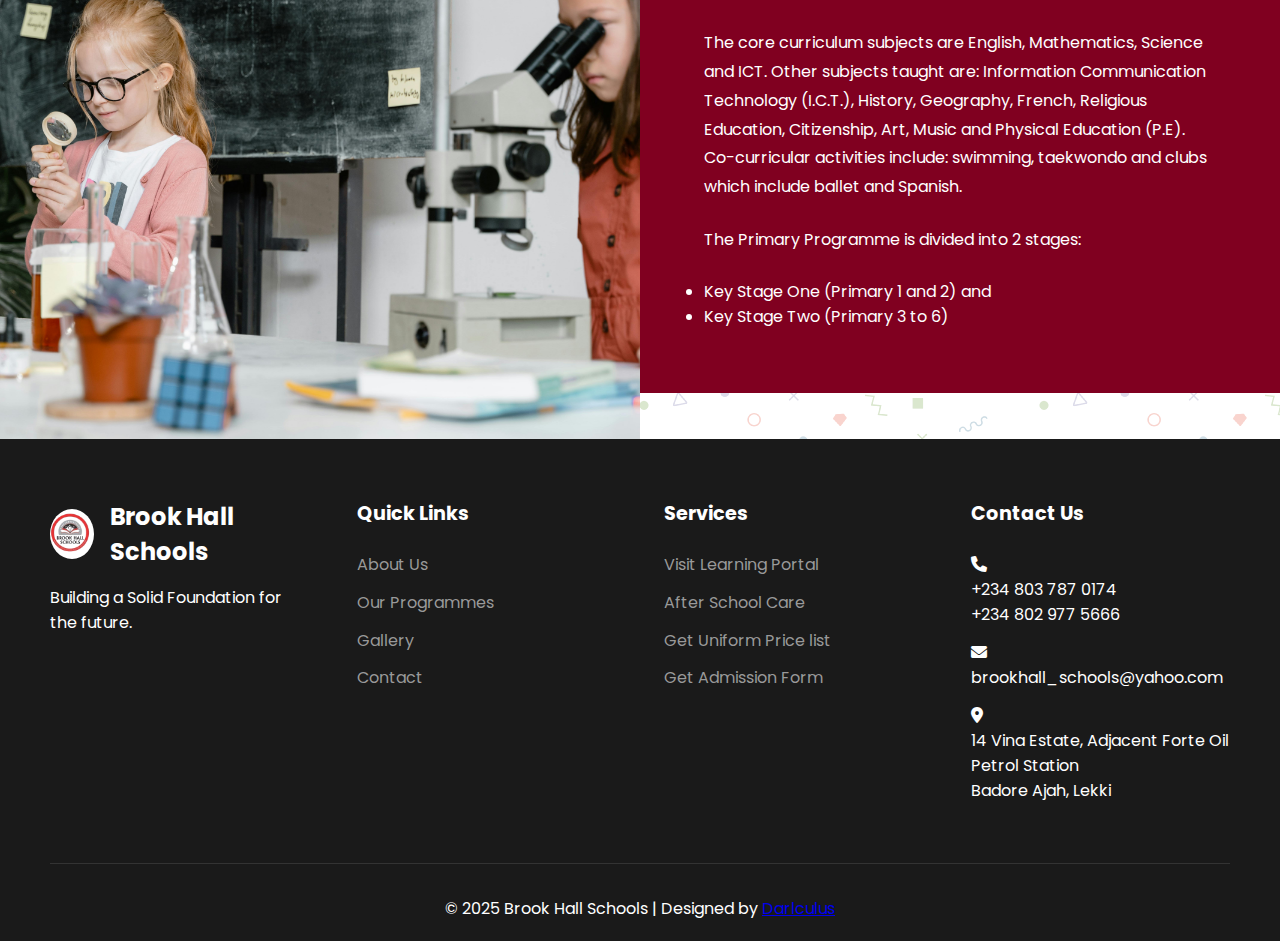
<file: primary.html>
<!DOCTYPE html>
<html lang="en">
  <head>
    <meta charset="UTF-8" />
    <meta
      name="viewport"
      content="width=device-width, initial-scale=1.0, maximum-scale=1.0, user-scalable=no"
    />

    <title>
      Brook Hall Schools - Building a Solid Foundation for the future.
    </title>
    <link rel="stylesheet" href="assets/css/style.css" />
    <link
      href="https://fonts.googleapis.com/css2?family=Poppins:wght@400;500;600;700&display=swap"
      rel="stylesheet"
    />
    <link
      href="https://fonts.googleapis.com/css2?family=Dancing+Script:wght@400;700&display=swap"
      rel="stylesheet"
    />

    <link
      rel="stylesheet"
      href="https://cdnjs.cloudflare.com/ajax/libs/font-awesome/6.0.0/css/all.min.css"
    />
  </head>
  <body>
    <!-- Navbar begins -->
    <nav class="navbar">
      <div class="date-display" id="currentDate">
        <span class="day">27</span>
        <div class="month-year">
          <span>Jan.,</span>
          <span>2025</span>
        </div>
      </div>
      <div class="logo">
        <div class="logo-circle">
          <a
            ><img src="assets/images/logo.png" alt="Brook Hall Schools Logo"
          /></a>
        </div>
        <span>Brook Hall Schools</span>
      </div>
      <div class="nav-items">
        <a href="index.html">Home</a>
        <div class="dropdown">
          <a href="about.html" class="dropdown-trigger"
            >About<i class="fas fas fa-chevron-down"></i
          ></a>
          <div class="dropdown-content">
            <a href="welcome.html">Welcome Note</a>
            <a href="corevalues.html">Our Core Values</a>
          </div>
        </div>
        <div class="dropdown">
          <a href="programme.html" class="dropdown-trigger"
            >Programmes<i class="fas fas fa-chevron-down"></i
          ></a>
          <div class="dropdown-content">
            <div class="dropdown">
              <a href="earlyyear.html"
                >Early Years<i class="fas fas fa-chevron-down"></i
              ></a>
              <div class="dropdown-content">
                <a href="#vehicle-registration">Creche</a>
                <a href="#document-renewal">PreSchool</a>
              </div>
            </div>
            <a href="primary.html">Primary</a>
          </div>
        </div>
        <a href="gallery.html">Gallery</a>
        <a href="contact.html">Contact</a>
        <button class="login-btn">Portal</button>
      </div>
      <div class="hamburger">
        <span></span>
        <span></span>
        <span></span>
      </div>
    </nav>
    <!-- Navbar ends -->
    <main class="primary-main">
      <!-- Section 1: Hero Title -->
      <section class="primary-hero">
        <div class="hero-content">
          <h2>Ages 5 - 11</h2>
          <h1>Primary Programme</h1>
        </div>
      </section>

      <!-- Section 2: Curriculum Split -->
      <section class="curriculum-split">
        <div class="split-left">
          <div class="content-box">
            <h2>Our Curriculum</h2>
            <p>
              The primary curriculum is delivered in an integrated manner,
              through cross-curricular themes. It aims to promote a healthy
              spiritual, moral, cultural, cognitive and physical development. We
              run an integrated and unique TPS curriculum with a clear process
              of learning and specific learning goals for every subject, with
              national relevance, global mindedness and for personal learning.
            </p>
          </div>
        </div>
        <div class="split-right">
          <div class="image-box">
            <!-- Add your image here -->
            <img src="assets/images/bg6.jpg" alt="Primary Curriculum" />
          </div>
        </div>
      </section>

      <!-- Section 3: Education for Service -->
      <section class="service-section">
        <div class="service-container">
          <div class="service-left">
            <h2>EDUCATION FOR SERVICE</h2>
          </div>
          <div class="service-right">
            <p>
              We have developed across the different subjects, learning-focused
              activities that help children start developing awareness of their
              persons, their community and the world around them, as well as
              inspiring positive action and engagement with global issues.
            </p>
          </div>
        </div>
      </section>

      <!-- Section 4: Core Subjects Split -->
      <section class="subjects-split">
        <div class="split-left">
          <div class="image-box">
            <!-- Add your image here -->
            <img src="assets/images/bg7.jpg" alt="Core Subjects" />
          </div>
        </div>
        <div class="split-right">
          <div class="content-box">
            <h2>Core Subjects and Stages</h2>
            <p>
              The core curriculum subjects are English, Mathematics, Science and
              ICT. Other subjects taught are: Information Communication
              Technology (I.C.T.), History, Geography, French, Religious
              Education, Citizenship, Art, Music and Physical Education (P.E).
              Co-curricular activities include: swimming, taekwondo and clubs
              which include ballet and Spanish.
            </p>
            <p>The Primary Programme is divided into 2 stages:</p>
            <ul>
              <li>Key Stage One (Primary 1 and 2) and</li>
              <li>Key Stage Two (Primary 3 to 6)</li>
            </ul>
          </div>
        </div>
      </section>
    </main>
    <!-- Footer section begins -->
    <footer class="footer">
      <div class="footer-content">
        <div class="footer-section">
          <div class="footer-logo">
            <div class="logo-circle">
              <img src="assets/images/logo.png" alt="CarLegit Logo" />
            </div>
            <h3>Brook Hall Schools</h3>
          </div>
          <p>Building a Solid Foundation for the future.</p>
        </div>

        <div class="footer-section">
          <h4>Quick Links</h4>
          <ul>
            <li><a href="#home">About Us</a></li>
            <li><a href="#services">Our Programmes</a></li>
            <li><a href="#about">Gallery</a></li>
            <li><a href="#contact">Contact</a></li>
          </ul>
        </div>

        <div class="footer-section">
          <h4>Services</h4>
          <ul>
            <li><a href="#registration">Visit Learning Portal</a></li>
            <li><a href="#renewal">After School Care</a></li>
            <li><a href="#transfer">Get Uniform Price list</a></li>
            <li><a href="#license">Get Admission Form</a></li>
          </ul>
        </div>

        <div class="footer-section">
          <h4>Contact Us</h4>
          <ul>
            <li>
              <i class="fas fa-phone"></i><br />+234 803 787 0174<br />+234 802
              977 5666
            </li>
            <li><i class="fas fa-envelope"></i>brookhall_schools@yahoo.com</li>
            <li>
              <i class="fas fa-map-marker-alt"></i><br />14 Vina Estate,
              Adjacent Forte Oil Petrol Station<br />Badore Ajah, Lekki
            </li>
          </ul>
        </div>
      </div>

      <div class="footer-bottom">
        <p>
          &copy; 2025 Brook Hall Schools | Designed by
          <a href="https://darlingtonodom-portfolio.vercel.app/">Darlculus</a>
        </p>
      </div>

      <button id="scrollToTop" class="scroll-to-top">
        <i class="fas fa-arrow-up"></i>
      </button>
    </footer>
    <!-- Footer section ends -->
    <script src="assets/js/eyears.js"></script>
  </body>
</html>
</file>
<file: assets/css/style.css>
/* Update these color variables at the top of your CSS */
:root {
    --primary-red: #FF0000;
    --oxblood: #800020;
    --grey: #808080;
    --white: #FFFFFF;
}

/* Add these base styles to contain all elements */
* {
    box-sizing: border-box;
    margin: 0;
    padding: 0;
}

body {
    width: 100%;
    overflow-x: hidden;
}

/* Make hero/carousel images responsive */
.carousel img {
    width: 100%;
    height: auto;
    object-fit: cover;
}

/* Contain all sections */
section {
    width: 100%;
    max-width: 100vw;
    overflow: hidden;
}

/* Ensure dropdowns don't overflow */
.dropdown-content {
    width: max-content;
    max-width: 100vw;
}
/* Navigation Items - Core Styles (Shared between mobile and desktop) */
.nav-items a {
  text-decoration: none;
  color: #333;
  font-weight: 500;
  letter-spacing: -0.3px;
}

.nav-items a:hover {
  color: #FF0000;
}


/* Desktop Styles */
@media screen and (min-width: 769px) {
  .nav-items {
    flex: 0 0 50%;
    display: flex;
    justify-content: flex-end;
    align-items: center;
    gap: 2.5rem;
  }
}

/* Mobile Styles */
@media screen and (max-width: 768px) {
    .navbar {
        flex-direction: row;
        height: auto;
        padding: 20px;
        justify-content:space-evenly ;
        font-family: 'Poppins', sans-serif;
    }

  .nav-items {
    display: none;
  }

  .nav-items.active {
    display: flex;
    position: fixed;
    top: 80px;
    left: 0;
    right: 0;
    background: white;
    padding: 20px;
    box-shadow: 0 2px 5px rgba(0,0,0,0.1);
    flex-direction: column;
    align-items: center;
    gap: 20px;
  }

  .hamburger {
    display: flex;
    flex-direction: column;
    gap: 6px;
    cursor: pointer;
    padding: 10px;
    margin-left: auto;
  }

  .hamburger span {
    display: block;
    width: 25px;
    height: 3px;
    background: #333;
    transition: 0.3s;
  }

  .hamburger.active span:nth-child(1) {
    transform: rotate(45deg) translate(6px, 6px);
  }

  .hamburger.active span:nth-child(2) {
    opacity: 0;
  }

  .hamburger.active span:nth-child(3) {
    transform: rotate(-45deg) translate(6px, -6px);
  }

  .date-display {
    font-size: 1rem;
  }

  .dropdown-content {
    position: relative;
    left: 0;
    width: 100%;
    margin-left: 1rem;
  }

  .dropdown .dropdown .dropdown-content {
    margin-left: 2rem;
  }

  .programs-container {
    display: flex;
    flex-direction: column;
    gap: 2rem;
    padding: 1rem;
  }

  .programs-left {
    width: 100%;
  }

  .program-row {
    width: 100%;
    margin-bottom: 1.5rem;
    background: #fff;
    border-radius: 8px;
    box-shadow: 0 2px 4px rgba(0,0,0,0.1);
  }

  .program-header {
    padding: 1rem;
  }

  .program-content {
    padding: 1rem;
  }

  .programs-right {
    order: -1;
    width: 100%;
  }

  .blob-shape img {
    width: 100%;
    height: auto;
    margin-bottom: 2rem;
  }

  .cta-button {
    width: 100%;
    margin-top: 1rem;
    padding: 1rem;
  }
}

.navbar {
    width: 100%;
    height: 80px;
    display: flex;
    justify-content: flex-start;
    align-items: center;
    padding: 0 10px;
    background-color: #ffffff;
    box-shadow: 0 2px 5px rgba(0,0,0,0.1);
    position: fixed;
    top: 0;
    left: 0;
    z-index: 1000;
    font-family: 'Poppins', sans-serif;
  }
  
  /* Date Display */
  .date-display {
    flex: 0 0 15%;
    display: flex;
    justify-content: flex-start;
    align-items: left;
    gap: 3px;
  }
  
  .date-display .day {
  font-size: 2rem;
  font-weight: 700;
  }
  
  .date-display .month-year {
  display: flex;
  flex-direction: column;
  font-size: 0.5rem;
  }
  
  /* Logo Styles */
  .logo {
    flex: 0 0 auto;
    display: flex;
    align-items: center;
    gap: 0.2rem;
  }
  
  .logo-circle {
    width: 60px;
    height: 60px;
    border-radius: 50%;
    overflow: hidden;
    display: flex;
    align-items: center;
    justify-content: center;
  }
  
  .logo-circle img {
    width: 100%;
    height: 100%;
    object-fit: cover;
  }
      .logo span {
    font-size: 1rem;
    font-weight: 600;
    color: #333;
    letter-spacing: -0.5px;
    white-space: nowrap;
    overflow: hidden;
    text-overflow: ellipsis;
}
  /* Dropdown Styles */
  .dropdown {
    position: relative;
    display: inline-block;
  }
  
  .dropdown-trigger {
    display: flex;
    align-items: center;
    gap: 5px;
  }
  
  .fa-chevron-down {
    font-size: 12px;
    margin-left: 4px;
  }
  
  .dropdown-content {
    display: none;
    position: absolute;
    top: 100%;
    left: 0;
    background-color: #fff;
    min-width: 220px;
    box-shadow: 0 8px 16px rgba(0,0,0,0.1);
    border-radius: 8px;
    padding: 0.5rem 0;
    z-index: 1000;
  }
  
  .dropdown-content a {
    color: #333;
    padding: 0.8rem 1.5rem;
    display: block;
    transition: background-color 0.3s ease;
  }
  
  .dropdown-content a:hover {
    background-color: #f8f9fa;
    color: #007bff;
  }
  
  .dropdown:hover .dropdown-content {
    display: block;
  }

  /* Nested dropdown styling without icon rotation */
  .dropdown-content .dropdown .dropdown-content {
      left: -220px;
      top: 0;
      display: none;
  }

  .dropdown-content .dropdown:hover .dropdown-content {
      display: block;
  }
  /* Buttons */
  .login-btn,
  .register-btn {
    padding: 0.5rem 1rem;
    border: none;
    border-radius: 4px;
    cursor: pointer;
    font-weight: 600;
    letter-spacing: -0.3px;
  }
  
  .login-btn {
    background-color: transparent;
    border: 2px solid #FF0000;
    color: #800020;
  }
  
  .register-btn {
    background-color: #007bff;
    color: white;
  }

  /* Hero Section */
  .hero {
      margin-top: 80px; /* Account for fixed navbar */
      font-family: 'Poppins', sans-serif;
  }

  /* Update the carousel styles */
  .carousel {
      position: relative;
      width: 100%;
      height: 800px;
      overflow: hidden;
  }

  .carousel-inner {
      position: relative;
      width: 300%; /* Width of 3 slides */
      height: 100%;
      display: flex;
      transition: transform 0.5s ease-in-out;
  }

  .slide {
      position: relative;
      width: 33.333%; /* Each slide takes 1/3 of carousel-inner */
      height: 100%;
      opacity: 1;
      display: block;
  }

  .slide img {
      width: 100%;
      height: 100%;
      object-fit: cover;
  }

  .slide-content {
    background: linear-gradient(to right, rgba(0, 0, 0, 0.7), transparent);
    padding: 40px;
    border-radius: 8px;
      position: absolute;
      bottom: 100px;
      left: 100px;
      max-width: 600px;
      color: var(--white);
      transform: translateY(100px);
      opacity: 0;
      transition: all 2s ease-out;
  }

  .slide.active .slide-content {
      transform: translateY(0);
      opacity: 1;
  }

  .slide-content h1 {
      font-size: 3.5rem;
      margin-bottom: 1rem;
      font-weight: 700;
  }

  .slide-content p {
      font-size: 1.2rem;
      margin-bottom: 2rem;
      line-height: 1.6;
  }

  .cta-button {
      padding: 1rem 2rem;
      font-size: 1.1rem;
      background-color: var(--oxblood);
      color: var(--white);
      border: none;
      border-radius: 5px;
      cursor: pointer;
      transition: background-color 0.3s ease;
  }

  .cta-button:hover {
      background-color: var(--primary-red);
  }

  .carousel-arrow {
      position: absolute;
      top: 50%;
      transform: translateY(-50%);
      background: rgba(128, 0, 32, 0.7); /* Semi-transparent oxblood */
      border: none;
      width: 50px;
      height: 50px;
      border-radius: 50%;
      cursor: pointer;
      color: white;
      font-size: 1.2rem;
      transition: background-color 0.3s ease;
  }

  .carousel-arrow:hover {
      background: rgba(255, 0, 0, 0.7); /* Semi-transparent red */
  }

  .prev {
      left: 20px;
  }

  .next {
      right: 20px;
  }

  /* Values styles */
  .values {
    padding: 80px 20px;
    background-color: var(--white);
}

  @import url('https://fonts.googleapis.com/css2?family=Schoolbell&display=swap');

  .values-title {
      text-align: center;
      font-size: 3rem;
      margin-bottom: 60px;
      color: var(--oxblood);
      font-family: 'Dancing Script', cursive;
      line-height: 1.4;
      font-weight: 700;
  }
  .values-container {
    display: grid;
    grid-template-columns: repeat(4, 1fr);
    gap: 30px;
    max-width: 1200px;
    margin: 0 auto;
}

.value-column {
    text-align: center;
    padding: 20px;
    border-radius: 10px;
    animation: dropIn 0.8s ease-out forwards;
    animation-delay: var(--delay);
    opacity: 0;
}

.value-column:nth-child(1) { background-color: rgba(255, 0, 0, 0.1); }
.value-column:nth-child(2) { background-color: rgba(128, 0, 32, 0.1); }
.value-column:nth-child(3) { background-color: rgba(128, 128, 128, 0.1); }
.value-column:nth-child(4) { background-color: rgba(255, 0, 0, 0.05); }
  .value-column {
      text-align: center;
      padding: 140px 20px 20px; /* Increased top padding to 140px */
      border-radius: 10px;
      position: relative;
  }

  .semi-circle {
      width: 100%;
      height: 120px; /* Increased height of semi-circle */
      position: absolute;
      top: 0;
      left: 0;
      right: 0;
      overflow: hidden;
      border-radius: 0 0 100% 100%;
      background: var(--white);
      animation: dropIn 0.8s ease-out forwards;
      animation-delay: var(--delay);
      opacity: 0;
  }
.semi-circle img {
    width: 100%;
    height: 200px;
    object-fit: cover;
    object-position: center top;
    transform: translateY(-50px);
}

.value-column h3 {
    color: var(--oxblood);
    font-size: 2.2rem;
    margin-bottom: 15px;
    font-family: 'Dancing Script', cursive;
    font-weight: 700;
}

.value-column p {
    color: var(--grey);
    line-height: 1.6;
    font-family: 'Poppins', sans-serif;
}

@keyframes dropIn {
    0% {
        transform: translateY(-50px);
        opacity: 0;
    }
    100% {
        transform: translateY(0);
        opacity: 1;
    }
}

@media screen and (max-width: 768px) {
    .values-container {
        grid-template-columns: repeat(2, 1fr);
    }
}

@media screen and (max-width: 480px) {
    .values-container {
        grid-template-columns: 1fr;
    }
}

/* Programmes styles */
.programs {
    background-color: #f8f9fa;
    padding: 4rem 0;
    font-family: 'Poppins', sans-serif;
}

.programs-container {
    max-width: 1200px;
    margin: 0 auto;
    display: grid;
    grid-template-columns: 1fr 1fr;
    gap: 50px;
    align-items: center;
}

.program-row {
    margin-bottom: 30px;
    border: 2px solid rgba(128, 0, 32, 0.1);
    border-radius: 10px;
}

.program-header {
    padding: 20px;
    display: flex;
    justify-content: space-between;
    align-items: center;
    cursor: pointer;
}

.program-header h3 {
    color: var(--oxblood);
    font-size: 1.4rem;
}

.expand-btn {
    background: none;
    border: none;
    color: var(--oxblood);
    font-size: 1.2rem;
    cursor: pointer;
    width: 30px;
    height: 30px;
    border-radius: 50%;
    display: flex;
    align-items: center;
    justify-content: center;
    transition: transform 0.3s ease;
}

.expand-btn.active {
    transform: rotate(45deg);
}

.program-content {
    display: none;
    padding: 0 20px 20px;
}

.program-content.active {
    display: block;
}

.program-content p {
    margin-bottom: 15px;
    color: var(--grey);
}

.program-content ul {
    list-style: none;
    padding-left: 20px;
}

.program-content li {
    margin-bottom: 10px;
    color: var(--grey);
}
  .programs-right {
  position: relative;
  top: -62px; /* Adjust this value to move it higher */
}

.custom-shape {
    position: relative;
    width: 400px;
    height: 500px;
    overflow: hidden;
}
.custom-shape::before {
    content: '';
    position: absolute;
    top: 0;
    right: 0;
    width: 100%;
    height: 50%;
    background: inherit;
    border-radius: 0 0 200px 200px ;
}

.custom-shape img {
    width: 100%;
    height: 100%;
    object-fit: cover;
    border-radius: 0 0 200px 200px;
    z-index: 1;
}

@media screen and (max-width: 768px) {
    .programs{
      font-family: 'Poppins', sans-serif;
    }
    .programs-container {
        grid-template-columns: 1fr;
        padding: 1rem;
        gap: 2rem;
    }

    .programs-left {
        width: 100%;
        order: 1;
        padding-left: 10px;
        padding-right: 10px;
    }

    .program-row {
        width: 100%;
        margin-bottom: 1rem;
    }

    .cta-button {
        width: 50%;
        margin: 2rem 0;
        order: 2;
        font-family: 'Poppins', sans-serif;
    }

    .programs-right {
        width: 100%;
        order: 3;
        display: flex;
        justify-content: center;
        margin-top: 2rem;
    }

    .program-row{
      width: 100%;
      margin-bottom: 1rem;
    }

    .program-header {
        padding: 1rem;
    }

    .program-content {
        padding: 1rem;
    }

    .custom-shape {
        width: 400px;
        height: 450px;
    }
}

  /* Promise styles */
  .promise {
    background-image: url('https://www.toptal.com/designers/subtlepatterns/uploads/memphis-colorful.png');
    background-attachment: fixed;
    background-size: cover;
    background-position: center;
    background-repeat: no-repeat;
    position: relative;
    width: 100%;
    min-height: 100vh;
  }
  
  .promise-container {
    max-width: 1200px;
    margin: 0 auto;
    display: flex;
    align-items: center;
    gap: 50px;
  }
  
  .custom-shape-inverted {
    position: relative;
    width: 400px;
    height: 500px;
    overflow: hidden;
  }
  
  .custom-shape-inverted::before {
    content: '';
    position: absolute;
    top: 0;
    left: 0;
    width: 100%;
    height: 50%;
    background: inherit;
    border-radius: 200px 200px 0 0;
  }
  
  .custom-shape-inverted img {
    width: 100%;
    height: 100%;
    object-fit: cover;
    border-radius: 200px 200px 0 0;
  }
  
  .promise-right {
    flex: 1;
    color: #fff;
    background: rgba(0, 0, 0, 0.7);
    padding: 40px;
    border-radius: 20px;
  }
  
  .promise-title {
    font-family: 'Dancing Script', cursive;
    font-size: 3rem;
    margin-bottom: 30px;
  }
  
  .promise-list {
    list-style: none;
    padding: 0;
  }
  
  .promise-list li {
    margin-bottom: 20px;
    padding-left: 30px;
    position: relative;
    font-size: 1.1rem;
    line-height: 1.6;
  }
  
  .promise-list li::before {
    content: "✦";
    position: absolute;
    left: 0;
    color: #ffd700;
  }
  
  .promise .cta-button {
    margin-top: 30px;
  }

  @media screen and (max-width: 768px) {
    .promise-container {
      flex-direction: column;
      padding: 20px;
    }
  
    .custom-shape-inverted {
      width: 100%;
      max-width: 300px;
      height: 400px;
      margin: 0 auto;
    }
  
    .promise-right {
      width: 100%;
      text-align: center;
    }
  
    .promise-list {
      text-align: left;
    }
  
    .promise-list li {
      font-size: 1rem;
    }
  
    .promise-title {
      font-size: 2.5rem;
    }
  }
  

  /* Footer Styles */
.footer {
    background-color: #1a1a1a;
    color: #fff;
    padding: 60px 50px 20px;
    position: relative;
    font-family: 'Poppins', sans-serif;
}

.footer-content {
    display: grid;
    grid-template-columns: repeat(auto-fit, minmax(250px, 1fr));
    gap: 3rem;
    max-width: 1200px;
    margin: 0 auto;
}

.footer-section h4 {
    color: #fff;
    margin-bottom: 1.5rem;
    font-size: 1.2rem;
}

.footer-section ul {
    list-style: none;
}

.footer-section ul li {
    margin-bottom: 0.8rem;
}

.footer-section ul li a {
    color: #999;
    text-decoration: none;
    transition: color 0.3s ease;
}

.footer-section ul li a:hover {
    color: #007bff;
}

.footer-logo {
    display: flex;
    align-items: center;
    gap: 1rem;
    margin-bottom: 1rem;
}

.footer-logo h3 {
    color: #fff;
    font-size: 1.5rem;
}

.footer .logo-circle {
    width: 50px;
    height: 50px;
    background: white;
    border-radius: 50%;
    display: flex;
    align-items: center;
    justify-content: center;
}

.footer .logo-circle img {
  width: 100%;
  height: 100%;
  object-fit: cover;
}


.footer-bottom {
    text-align: center;
    margin-top: 3rem;
    padding-top: 2rem;
    border-top: 1px solid #333;
}
/* Scroll to Top Button */
.scroll-to-top {
    position: fixed;
    bottom: 30px;
    right: 30px;
    width: 50px;
    height: 50px;
    border-radius: 50%;
    background-color: #FF0000;
    color: #fff;
    border: none;
    cursor: pointer;
    display: none;
    align-items: center;
    justify-content: center;
    font-size: 1.2rem;
    transition: all 0.3s ease;
    z-index: 1000;
}

.scroll-to-top:hover {
    background-color: #800020;
    transform: translateY(-3px);
}

.scroll-to-top.show {
    display: flex;
}

/* Styles for about.html */
/* Hero section styles */
  .about-hero {
    background: linear-gradient(rgba(0, 0, 0, 0.6), rgba(0, 0, 0, 0.6)),
    url('https://images.pexels.com/photos/207692/pexels-photo-207692.jpeg');
  background-size: cover;
  background-position: center;
  background-attachment: fixed;
  color: white;
  padding: 100px 0;
  text-align: center;
}
.about-hero-content {
  max-width: 800px;
  margin: 0 auto;
  padding: 0 20px;
}

.about-title {
  font-family: 'Dancing Script', cursive;
  font-size: 4rem;
  margin-bottom: 30px;
}

.about-description {
  font-size: 1.2rem;
  line-height: 1.8;
  margin-bottom: 50px;
  font-family: 'Poppins', sans-serif;
}

.about-stats {
  display: flex;
  justify-content: center;
  gap: 50px;
  flex-wrap: wrap;
  font-family: 'Poppins', sans-serif;
}

.stat-item {
  display: flex;
  flex-direction: column;
  align-items: center;
}

.stat-number {
  font-size: 2.5rem;
  font-weight: bold;
  color: #ffd700;
}

.stat-label {
  font-size: 1.1rem;
  margin-top: 10px;
}

@media screen and (max-width: 768px) {
  .about-title {
    font-size: 3rem;
  }
  
  .about-stats {
    gap: 30px;
  }
  
  .stat-item {
    width: 45%;
  }
}

/* journey styles */
.journey {
  padding: 80px 20px;
  background: #f9f9f9;
}

.journey-title {
  text-align: center;
  font-family: 'Dancing Script', cursive;
  font-size: 3rem;
  margin-bottom: 50px;
}

.timeline {
  max-width: 1000px;
  margin: 0 auto;
  position: relative;
}

.timeline::before {
  content: '';
  position: absolute;
  left: 50%;
  transform: translateX(-50%);
  width: 2px;
  height: 100%;
  background: #800020;
}

.timeline-item {
  width: 100%;
  margin-bottom: 70px;
  position: relative;
}

.timeline-dot {
  width: 20px;
  height: 20px;
  background: #800020;
  border-radius: 50%;
  position: absolute;
  left: 50%;
  transform: translateX(-50%);
  border: 4px solid white;
}

.timeline-content {
  width: 45%;
  padding: 20px;
  background: white;
  border-radius: 10px;
  box-shadow: 0 3px 10px rgba(0,0,0,0.1);
  position: relative;
}

.timeline-item:nth-child(odd) .timeline-content {
  left: 55%;
}

.timeline-item:nth-child(even) .timeline-content {
  left: 0;
}

.timeline-content h3 {
  color: #800020;
  font-size: 1.8rem;
  margin-bottom: 10px;
}

.timeline-content h4 {
  font-size: 1.4rem;
  margin-bottom: 15px;
}

@media screen and (max-width: 768px) {
  .timeline::before {
    left: 20px;
  }
  
  .timeline-dot {
    left: 20px;
  }
  
  .timeline-content {
    width: calc(100% - 50px);
    margin-left: 50px;
  }
  
  .timeline-item:nth-child(odd) .timeline-content {
    left: 0;
  }
}

/* Ethos styles */
.ethos {
  padding: 4rem 2rem;
  background-color: var(--light-bg);
  font-family: 'Poppins', sans-serif;
}

.ethos-container {
  max-width: 1200px;
  margin: 0 auto;
  display: grid;
  grid-template-columns: 1.5fr 1fr;
  gap: 4rem;
}

.ethos-image {
  overflow: hidden;
  border-radius: 20px;
  transition: transform 0.3s ease;
}

.ethos-image img {
  width: 100%;
  height: 100%;
  object-fit: cover;
}

.ethos-header {
  margin-bottom: 2rem;
}

.ethos-header h2 {
  color: var(--primary-color);
  margin-bottom: 1rem;
  font-weight: 600;
}

.ethos-description {
  color: var(--text-color);
  line-height: 1.6;
}

.ethos-grid {
  display: grid;
  grid-template-columns: 1fr 1fr;
  gap: 1.5rem;
}

.ethos-bar {
  background: white;
  border-radius: 10px;
  box-shadow: 0 2px 10px rgba(0,0,0,0.1);
}

.program-header {
  padding: 1rem;
  display: flex;
  align-items: center;
  gap: 1rem;
  cursor: pointer;
}

.program-header i {
  color: var(--primary-color);
}

.program-header h3 {
  flex: 1;
  font-size: 1.1rem;
  font-weight: 500;
}

.program-content {
  display: none;
  padding: 1rem;
  color: var(--text-color);
  line-height: 1.6;
}

@media (max-width: 768px) {
  .ethos-container {
    grid-template-columns: 1fr;
  }
  
  .ethos-grid {
    grid-template-columns: 1fr;
  }
}

/* Staff Styles */
.staff {
  padding: 4rem 2rem;
  background-color: #fff;
  font-family: 'Poppins', sans-serif;
}

.staff-container {
  max-width: 1200px;
  margin: 0 auto;
  display: grid;
  grid-template-columns: 1fr 1.5fr;
  gap: 4rem;
  align-items: center;
}

.staff-image {
  overflow: hidden;
  border-radius: 20px;
}

.staff-image img {
  width: 100%;
  height: 100%;
  object-fit: cover;
}

.staff-header {
  margin-bottom: 2rem;
}

.staff-header h2 {
  color: var(--primary-color);
  margin-bottom: 1rem;
  font-weight: 600;
}

.staff-header p {
  color: var(--text-color);
  font-size: 1.2rem;
}

.staff-content p {
  color: var(--text-color);
  line-height: 1.6;
  margin-bottom: 1.5rem;
}

.staff-content ul {
  list-style: none;
  margin-bottom: 2rem;
}

.staff-content ul li {
  color: var(--text-color);
  margin-bottom: 1rem;
  padding-left: 1.5rem;
  position: relative;
}

.staff-content ul li:before {
  content: "•";
  color: var(--primary-color);
  font-weight: bold;
  position: absolute;
  left: 0;
}

@media (max-width: 768px) {
  .staff-container {
    grid-template-columns: 1fr;
  }
}

/* Welcome note styles */
.welcome-hero {
  min-height: 100vh;
  background: linear-gradient(rgba(255, 255, 255, 0.9), rgba(255, 255, 255, 0.9)),
              url('https://images.pexels.com/photos/207665/pexels-photo-207665.jpeg');
  background-size: cover;
  background-position: center;
  padding: 4rem 2rem;
}

.welcome-container {
  max-width: 1200px;
  margin: 0 auto;
}

.tab-container {
  background: white;
  border-radius: 20px;
  box-shadow: 0 10px 30px rgba(0,0,0,0.1);
  padding: 2rem;
}

.tab-buttons {
  display: flex;
  gap: 1rem;
  margin-bottom: 2rem;
}

.tab-btn {
  padding: 1rem 2rem;
  border: none;
  background: none;
  font-family: 'Poppins', sans-serif;
  font-size: 1.1rem;
  color: var(--text-color);
  cursor: pointer;
  border-bottom: 3px solid transparent;
  transition: all 0.3s ease;
}

.tab-btn.active {
  color: var(--primary-color);
  border-bottom-color: var(--primary-color);
}

.tab-content {
  display: none;
}

.tab-content.active {
  display: block;
}

.welcome-note {
  padding: 2rem;
}

.welcome-note h1{
  font-family: 'Dancing Script', cursive;
}

.cursive-intro, .cursive-closing {
  font-family: 'Dancing Script', cursive;
  font-size: 1.8rem;
  color: var(--primary-color);
}

.proprietress-signature {
  margin: 2rem 0;
}

.proprietress-signature span {
  font-family: 'Poppins', sans-serif;
  font-size: 1.5rem;
  color: var(--primary-color);
}

.welcome-text p {
  font-family: 'Poppins', sans-serif;
  margin-bottom: 1.5rem;
  line-height: 1.8;
}

.signature {
  max-width: 200px;
  margin: 1rem 0;
}

.proprietress-profile {
  display: grid;
  grid-template-columns: 1fr 2fr;
  gap: 3rem;
  padding: 2rem;
}

.profile-image img {
  width: 100%;
  border-radius: 15px;
}

.qualifications h3 {
  color: var(--primary-color);
  margin: 1.5rem 0 1rem;
}

.qualifications ul {
  list-style: none;
}

.qualifications li {
  margin-bottom: 0.8rem;
  padding-left: 1.5rem;
  position: relative;
}

.qualifications li:before {
  content: "•";
  color: var(--primary-color);
  position: absolute;
  left: 0;
}

@media (max-width: 768px) {
  .proprietress-profile {
    grid-template-columns: 1fr;
  }
}

/* Core values styles */
.cvalues-hero {
  min-height: 100vh;
  background: linear-gradient(rgba(255, 255, 255, 0.92), rgba(255, 255, 255, 0.92)),
              url('https://images.pexels.com/photos/207665/pexels-photo-207665.jpeg');
  background-size: cover;
  background-position: center;
  padding: 6rem 2rem;
  font-family: 'Poppins', sans-serif;
}

  .cvalues-container {
    max-width: 1000px;
    margin: 0 auto;
    background: rgba(255, 255, 255, 0.5);
    padding: 4rem 5rem;
    border-radius: 20px;
    box-shadow: 0 10px 30px rgba(0,0,0,0.1);
    display: flex;
    flex-direction: column;
    align-items: center;
    justify-content: center;
    text-align: center;
  }

.cvalues-content h1 {
  font-family: 'Dancing Script', cursive;
  color: var(--primary-color);
  font-size: 3.5rem;
  margin-bottom: 1rem;
  text-align: center;
}

.cvalues-content h2 {
  color: var(--text-color);
  font-size: 2rem;
  margin-bottom: 2.5rem;
  text-align: center;
}

.cvalues-text p {
  color: var(--text-color);
  line-height: 1.8;
  margin-bottom: 1.5rem;
  font-size: 1.1rem;
  width: 100%;
}


@media (max-width: 768px) {
  .cvalues-hero {
    padding: 4rem 1.5rem;
  }
  
  .cvalues-container {
    padding: 2rem;
  }
  
  .cvalues-content h1 {
    font-size: 2.8rem;
  }
  
  .cvalues-content h2 {
    font-size: 1.8rem;
  }
}

/* Parents community styles */
.community {
  display: grid;
  grid-template-columns: 1fr 1fr;
  min-height: 600px;
}

.community-left img {
  width: 100%;
  height: 100%;
  object-fit: cover;
}

.community-right {
  background: linear-gradient(135deg, #f8f9fa 0%, #e9ecef 100%);
  padding: 4rem;
  display: flex;
  align-items: center;
}

.community-content {
  max-width: 500px;
}

.community-content h2 {
  color: var(--primary-color);
  font-size: 2.5rem;
  margin-bottom: 2rem;
  font-family: 'Dancing Script', cursive;
}

.community-text p {
  font-family: 'Poppins', sans-serif;
  color: var(--text-color);
  line-height: 1.8;
  margin-bottom: 1.5rem;
}

@media (max-width: 768px) {
  .community {
    grid-template-columns: 1fr;
  }
  
  .community-right {
    padding: 3rem 2rem;
  }
}

/* Programmes hero styles */
.program-hero {
  background-color: #f0f7ff;
  background-image: url('https://www.transparenttextures.com/patterns/notebook-dark.png');
  padding: 80px 0;
  position: relative;
  overflow: hidden;
}

.program-hero::before {
  content: '';
  position: absolute;
  top: 0;
  left: 0;
  right: 0;
  bottom: 0;
  background: linear-gradient(45deg, rgba(255,255,255,0.8) 0%, rgba(255,255,255,0.2) 100%);
  z-index: 1;
}

.program-hero-container {
  max-width: 1200px;
  margin: 0 auto;
  display: flex;
  align-items: center;
  gap: 60px;
  padding: 0 20px;
  position: relative;
  z-index: 2;
}

.program-hero-left {
  flex: 1;
}

.program-hero-left h1 {
  font-size: 3.5rem;
  color: #333;
  margin-bottom: 20px;
  animation: slideInLeft 0.8s ease-out;
  font-family: 'Dancing Script', cursive;
}

.program-hero-left p {
  font-size: 1.1rem;
  line-height: 1.8;
  color: #555;
  margin-bottom: 15px;
  animation: fadeIn 1s ease-out;
  font-family: 'Poppins', sans-serif;
}

.download-btn {
  display: inline-flex;
  align-items: center;
  gap: 10px;
  background: #007bff;
  color: white;
  padding: 15px 30px;
  border-radius: 30px;
  text-decoration: none;
  font-weight: 500;
  margin-top: 30px;
  transition: all 0.3s ease;
  animation: bounceIn 1s ease-out;
}

.download-btn:hover {
  transform: translateY(-5px);
  box-shadow: 0 5px 15px rgba(0,123,255,0.3);
  background: #0056b3;
}

.program-hero-right {
  flex: 1;
  animation: slideInRight 0.8s ease-out;
}

.shape-container {
  position: relative;
  width: 100%;
  height: 500px;
  clip-path: polygon(30% 0%, 100% 20%, 70% 100%, 0% 80%);
  border-radius: 20px;
  overflow: hidden;
  box-shadow: 20px 20px 60px rgba(0,0,0,0.1);
}

.shape-container img {
  width: 100%;
  height: 100%;
  object-fit: cover;
  transform: scale(1.1);
  transition: transform 0.3s ease;
}

.shape-container:hover img {
  transform: scale(1.2);
}

@keyframes slideInLeft {
  from {
      opacity: 0;
      transform: translateX(-100px);
  }
  to {
      opacity: 1;
      transform: translateX(0);
  }
}

@keyframes slideInRight {
  from {
      opacity: 0;
      transform: translateX(100px);
  }
  to {
      opacity: 1;
      transform: translateX(0);
  }
}

@keyframes fadeIn {
  from {
      opacity: 0;
  }
  to {
      opacity: 1;
  }
}

@keyframes bounceIn {
  0% {
      opacity: 0;
      transform: scale(0.3);
  }
  50% {
      opacity: 0.9;
      transform: scale(1.1);
  }
  80% {
      opacity: 1;
      transform: scale(0.89);
  }
  100% {
      opacity: 1;
      transform: scale(1);
  }
}

@media (max-width: 768px) {
  .program-hero-container {
      flex-direction: column;
  }
  
  .program-hero-left h1 {
      font-size: 2.5rem;
  }
  
  .shape-container {
      height: 400px;
  }
}

/* Early years styles */
.early-years {
  padding: 80px 0;
  background: #fff;
}

.early-years-container {
  max-width: 1200px;
  margin: 0 auto;
  display: flex;
  gap: 60px;
  padding: 0 20px;
}

.early-years-left {
  flex: 1;
}

.early-years-left h2 {
  font-size: 2.5rem;
  color: #333;
  margin-bottom: 10px;
  font-family: 'Dancing Script', cursive;
}

.early-years-left h3 {
  color: #666;
  font-size: 1.2rem;
  margin-bottom: 30px;
}

.early-years-left p {
  font-size: 1.1rem;
  line-height: 1.8;
  color: #555;
  margin-bottom: 20px;
  font-family: 'Poppins', sans-serif;
}

.learn-more-btn {
  margin-top: 30px;
  padding: 15px 35px;
  background: #007bff;
  color: white;
  border: none;
  border-radius: 30px;
  font-size: 1.1rem;
  cursor: pointer;
  transition: transform 0.3s ease, box-shadow 0.3s ease;
}

.learn-more-btn:hover {
  transform: translateY(-3px);
  box-shadow: 0 5px 15px rgba(0,123,255,0.3);
}

.early-years-right {
  flex: 1;
  display: flex;
  flex-direction: column;
  gap: 30px;
  justify-content: center;
}

.age-box {
  padding: 40px;
  border-radius: 25px;
  color: white;
  text-align: center;
  transition: transform 0.3s ease;
}

.age-box:hover {
  transform: translateX(10px);
}

.box-primary {
  background: #2196F3;
}

.box-secondary {
  background: #FF5722;
}

.age-box h4 {
  font-size: 1.8rem;
  margin-bottom: 10px;
  font-family: 'Dancing Script', cursive;
}

.age-box p {
  font-size: 1.2rem;
  margin-bottom: 15px;
  opacity: 0.9;
  font-family: 'Poppins', sans-serif;
}

.age-box .age-range {
  font-size: 1.1rem;
  font-weight: 500;
  display: block;
  opacity: 0.8;
}

@media (max-width: 768px) {
  .early-years-container {
      flex-direction: column;
  }
  
  .early-years-left h2 {
      font-size: 2rem;
  }
  
  .age-box {
      padding: 30px;
  }
}

/* Primary yers styles */
.primary-years {
  padding: 80px 0;
  background: #fff;
}

.primary-years-container {
  max-width: 1200px;
  margin: 0 auto;
  display: flex;
  gap: 60px;
  padding: 0 20px;
}

.primary-years-left {
  flex: 1;
  display: flex;
  flex-direction: column;
  gap: 30px;
  justify-content: center;
}

.primary-years-right {
  flex: 1;
}

.primary-years-right h2 {
  font-size: 2.5rem;
  color: #333;
  margin-bottom: 10px;
  font-family: 'Dancing Script', cursive;
}

.primary-years-right h3 {
  color: #666;
  font-size: 1.2rem;
  margin-bottom: 30px;
}

.primary-years-right p {
  font-size: 1.1rem;
  line-height: 1.8;
  color: #555;
  margin-bottom: 20px;
  font-family: 'Poppins', sans-serif;
}

.primary-years .age-box {
  padding: 40px;
  border-radius: 25px;
  color: white;
  text-align: center;
  transition: transform 0.3s ease;
}

.primary-years .age-box:hover {
  transform: translateX(-10px);
}

.primary-years .box-primary {
  background: #4CAF50;
}

.primary-years .box-secondary {
  background: #9C27B0;
}

.primary-years .learn-more-btn {
  margin-top: 30px;
  padding: 15px 35px;
  background: #4CAF50;
  color: white;
  border: none;
  border-radius: 30px;
  font-size: 1.1rem;
  cursor: pointer;
  transition: transform 0.3s ease, box-shadow 0.3s ease;
}

.primary-years .learn-more-btn:hover {
  transform: translateY(-3px);
  box-shadow: 0 5px 15px rgba(76,175,80,0.3);
}

@media (max-width: 768px) {
  .primary-years-container {
      flex-direction: column-reverse;
  }
  
  .primary-years-right h2 {
      font-size: 2rem;
  }
  
  .primary-years .age-box {
      padding: 30px;
  }
}

/* Curriculum blend styles */
.curriculum-blend {
  position: relative;
  min-height: 600px;
}

.curriculum-container {
  display: flex;
  height: 600px;
  position: relative;
  max-width: 100%;
}

.curriculum-left {
  width: 50%;
  background-image: url('https://img.freepik.com/free-vector/hand-drawn-childish-pattern_23-2149419879.jpg');
  background-color: #f8d7da;
  position: relative;
  padding: 60px;
  display: flex;
  align-items: center;
}

.curriculum-left::before {
  content: '';
  position: absolute;
  top: 0;
  left: 0;
  right: 0;
  bottom: 0;
  background: linear-gradient(rgba(255, 255, 255, 0.95), rgba(255, 255, 255, 0.9));
}

.text-content {
  position: relative;
  z-index: 2;
  max-width: 600px;
}

.text-content h2 {
  font-size: 2.5rem;
  color: #333;
  margin-bottom: 30px;
}

.text-content p {
  font-size: 1.1rem;
  line-height: 1.8;
  color: #555;
  margin-bottom: 20px;
  font-family: 'Poppins', sans-serif;
}

.curriculum-right {
  width: 50%;
  position: relative;
  height: 600px;
}

.curriculum-right img {
  position: absolute;
  top: 0;
  left: 0;
  width: 110%;
  height: 100%;
  object-fit: cover;
  transition: transform 0.5s ease;
  content: url('https://images.pexels.com/photos/4430308/pexels-photo-4430308.jpeg?auto=compress&cs=tinysrgb&w=600');
}

.curriculum-right img:hover {
  transform: scale(1.05);
}

@media (max-width: 768px) {
  .program-hero-container{
    flex-direction: column;
  }

  .program-hero-left h1{
    font-size: 2.5rem;
  }

  .shape-container {
    height: 400px;
  }

  .early-years-container{
    flex-direction: column;
  }
  .early-years-left h2{
    font-size: 2rem;
  }

  .age-box{
    padding: 30px;
  }

  .primary-years-container {
    flex-direction: column-reverse;
  }
  
  .primary-years-right h2 {
    font-size: 2rem;
  }
  
  .primary-years .age-box {
    padding: 30px;
  }

  .curriculum-blend {
    margin-bottom: 0;
    padding-bottom: 80px;
  }

  .curriculum-container {
    flex-direction: column;
    min-height: auto;
  }
  
  .curriculum-left {
    width: 100%;
    padding: 40px 20px 80px;
  }
  
  .curriculum-right {
    width: 100%;
    height: 400px;
    position: relative;
  }

  text-content {
    margin-bottom: 60px;
  }
  
  .text-content h2 {
    font-size: 2rem;
  }

  .curriculum-right img {
    position: static;
    width: 100%;
    height: 100%;
    object-fit: cover;
  }

  /* General spacing adjustments */
  section {
    margin-bottom: 10px;
    margin-top: 80px;
  }

  /* Footer adjustments */
  .footer {
    position: relative;
    margin-top: 10px;
  }
}

/* Early years hero section */
.early-years-hero {
  background-color: #f8f9fa;
  background-image: url('../images/children-pattern.png');
  background-size: cover;
  padding: 80px 0;
  min-height: 600px;
}

.hero-content {
  max-width: 1200px;
  margin: 0 auto;
  display: flex;
  align-items: center;
  justify-content: space-between;
  padding: 0 20px;
}

.hero-text {
  flex: 1;
  padding-right: 60px;
}

.hero-text h1 {
  font-size: 48px;
  color: #2c3e50;
  margin-bottom: 24px;
  font-family: 'Dancing Script', cursive;
}

.hero-text p {
  font-size: 18px;
  line-height: 1.6;
  color: #596575;
  margin-bottom: 32px;
  font-family: 'Poppins', sans-serif;
}

.hero-buttons {
  display: flex;
  gap: 20px;
}

.primary-btn, .secondary-btn {
  padding: 12px 32px;
  border-radius: 30px;
  font-weight: 500;
  cursor: pointer;
  transition: all 0.3s ease;
}

.primary-btn {
  background-color: red;
  border: none;
}

.primary-btn a{
text-decoration: none;
color: white;
}

.secondary-btn {
  background-color: transparent;
  color: red;
  border: 2px solid #2c3e50;
}
.secondary-btn a{
  text-decoration: none;
  color: red;
}

.hero-image {
  flex: 1;
}

.shape-frame {
  position: relative;
  width: 100%;
  max-width: 500px;
  height: 400px;
  clip-path: polygon(10% 0, 100% 20%, 90% 100%, 0 80%);
  overflow: hidden;
}

.shape-frame img {
  width: 100%;
  height: 100%;
  object-fit: cover;
}

@media screen and (max-width: 968px) {
  .hero-content {
    flex-direction: column;
    text-align: center;
  }

  .hero-text {
    padding-right: 0;
    margin-bottom: 40px;
  }

  .hero-text h1 {
    font-size: 36px;
  }

  .hero-buttons {
    justify-content: center;
  }

  .shape-frame {
    max-width: 100%;
    height: 300px;
  }
}

@media screen and (max-width: 480px) {
  .early-years-hero {
    padding: 40px 0;
  }

  .hero-text h1 {
    font-size: 28px;
  }

  .hero-text p {
    font-size: 16px;
  }

  .hero-buttons {
    flex-direction: column;
    gap: 12px;
  }

  .primary-btn, .secondary-btn {
    width: 100%;
  }

  .shape-frame {
    height: 250px;
  }
}

/* Description of Early Years Program style */
.split-section {
  position: relative;
  height: 600px;
  display: flex;
}

.split {
  position: relative;
  width: 50%;
  height: 100%;
  overflow: hidden;
}

.left {
  background: linear-gradient(to right, rgba(44, 62, 80, 0.9) 0%, rgba(44, 62, 80, 0.6) 100%);
}

.right {
  background: linear-gradient(to left, rgba(231, 76, 60, 0.9) 0%, rgba(231, 76, 60, 0.6) 100%);
}

.overlay-image {
  position: absolute;
  top: 0;
  left: 0;
  width: 100%;
  height: 100%;
  z-index: -1;
  background-size: cover;
}

.left .overlay-image {
  background-image: url('../images/creche.jpg');
}

.right .overlay-image {
  background-image: url('../images/preschool.jpg');
}

.content {
  position: relative;
  padding: 60px;
  color: white;
  max-width: 500px;
  margin: 0 auto;
}

.content h2 {
  font-size: 36px;
  margin-bottom: 24px;
  font-family: 'Dancing Script', cursive;
}

.content p {
  line-height: 1.6;
  margin-bottom: 32px;
  font-family: 'Poppins', sans-serif;
}

.split-btn {
  padding: 12px 32px;
  border: 2px solid white;
  background: transparent;
  border-radius: 30px;
  cursor: pointer;
  transition: all 0.3s ease;
}

.split-btn a{
  text-decoration: none;
  color: white;
}

.split-btn:hover {
  background: red;
  color: red;
}

@media screen and (max-width: 968px) {
  .split-section {
    flex-direction: column;
    height: auto;
  }

  .split {
    width: 100%;
    min-height: 400px;
  }

  .content {
    padding: 30px;
  }
}

/* Curriculum promise styles */
.curriculum-section {
  position: relative;
  min-height: 300px;
  background: url('https://www.transparenttextures.com/patterns/diamond-upholstery.png') fixed;
  background-size: cover;
  padding: 80px 0;
}

.curriculum-content {
  max-width: 800px;
  margin: 0 auto;
  text-align: center;
  padding: 0 20px;
}

.curriculum-text {
  font-size: 18px;
  line-height: 1.8;
  color: #2c3e50;
  font-family: 'Poppins', sans-serif;
}

.curriculum-buttons {
  position: absolute;
  top: 0px;
  right: 0;
  width: 50%;
  display: flex;
  gap: 0;
}

.curr-btn {
  width: 33.33%;
  padding: 30px;
  text-align: center;
  background: #2c3e50;
  color: white;
  text-decoration: none;
  font-weight: 500;
  font-family: 'Poppins', sans-serif;
  animation: slideDown 0.8s ease-out forwards;
}

.curr-btn:nth-child(1) {
  border-bottom-left-radius: 50%;
}

.curr-btn:nth-child(2) {
  background: #34495e;
}

.curr-btn:nth-child(3) {
  background: #2980b9;
}

.curr-btn:hover {
  transform: translateY(-10px);
  transition: transform 0.3s ease;
}

@keyframes slideDown {
  from {
      transform: translateY(-50px);
      opacity: 0;
  }
  to {
      transform: translateY(0);
      opacity: 1;
  }
}

@media screen and (max-width: 968px) {
  .curriculum-buttons {
      position: relative;
      top: 0;
      width: 100%;
      flex-direction: column;
      padding: 20px;
  }

  .curr-btn {
      width: 100%;
  }
}

/* Environment styles */
.environment-section {
  position: relative;
}

.image-container {
  position: relative;
  width: 100%;
  height: 400px;
  overflow: hidden;
}

.image-container img {
  width: 100%;
  height: 100%;
  object-fit: cover;
}

.bubble-shape {
  position: absolute;
  bottom: -2px;
  left: 0;
  width: 100%;
  height: 100px;
  background-image: url('data:image/svg+xml;utf8,<svg viewBox="0 0 1200 120" preserveAspectRatio="none" xmlns="http://www.w3.org/2000/svg"><path d="M0,0V46.29c47.79,22.2,103.59,32.17,158,28,70.36-5.37,136.33-33.31,206.8-37.5C438.64,32.43,512.34,53.67,583,72.05c69.27,18,138.3,24.88,209.4,13.08,36.15-6,69.85-17.84,104.45-29.34C989.49,25,1113-14.29,1200,52.47V0Z" fill="%23ffffff"/></svg>');
  background-size: cover;
  background-repeat: no-repeat;
  transform: rotate(180deg);
}

.environment-content {
  padding: 60px 20px;
  max-width: 1200px;
  margin: 0 auto;
  text-align: center;
}

.environment-content h2 {
  font-size: 36px;
  color: #2c3e50;
  margin-bottom: 30px;
  font-family: 'Dancing Script', cursive;
}

.environment-text {
  max-width: 900px;
  margin: 0 auto 50px;
}

.environment-text p {
  margin-bottom: 20px;
  line-height: 1.6;
  font-family: 'Poppins', sans-serif;
}

.expandable-container {
  display: flex;
  gap: 30px;
  margin-top: 40px;
  font-family: 'Poppins', sans-serif;
}

.expandable-left,
.expandable-right {
  flex: 1;
  display: flex;
  flex-direction: column;
  gap: 15px;
}

.expandable-bar {
  background: #f8f9fa;
  border-radius: 8px;
  overflow: hidden;
}

.bar-header {
  padding: 15px 20px;
  background: #2c3e50;
  color: white;
  display: flex;
  justify-content: space-between;
  align-items: center;
  cursor: pointer;
}

.toggle-btn {
  background: none;
  border: none;
  color: white;
  cursor: pointer;
}

.toggle-btn .fa-minus {
  display: none;
}

.bar-content {
  padding: 20px;
  display: none;
}

.expandable-bar.active .bar-content {
  display: block;
}

.expandable-bar.active .fa-plus {
  display: none;
}

.expandable-bar.active .fa-minus {
  display: inline;
}

@media screen and (max-width: 768px) {
  .expandable-container {
      flex-direction: column;
  }
  
  .image-container {
      height: 300px;
  }
  
  .bubble-shape {
      height: 50px;
  }
}

/* Primary page styles */
.primary-main {
  font-family: 'Poppins', sans-serif;
}

/* Hero Section */
.primary-hero {
  height: 60vh;
  background-image: url('../images/bg8.png');
  background-size: cover;
  background-position: center;
  background-attachment: fixed;
  display: flex;
  align-items: center;
  justify-content: center;
  text-align: center;
  color: var(--primary-red);
}

.hero-content h2 {
  font-size: 2rem;
  margin-bottom: 1rem;
}

.hero-content h1 {
  font-size: 4rem;
  font-family: 'Dancing Script', cursive;
}

/* Split Sections */
.curriculum-split, .subjects-split {
  display: flex;
  min-height: 600px;
  background-image: url('../images/bg8.png');

}

.split-left, .split-right {
  flex: 1;
  display: flex;
  align-items: center;
}

.content-box {
  padding: 4rem;
  background-color: #800020;
}

.content-box h2 {
  font-size: 2.5rem;
  color: white;
  margin-bottom: 2rem;
  font-family: 'Dancing Script', cursive;
}

.content-box p {
  line-height: 1.8;
  margin-bottom: 1.5rem;
  color: white;
}

.content-box ul li{
  color: white;
}

.image-box {
  height: 100%;
  overflow: hidden;
}

.image-box img {
  width: 100%;
  height: 100%;
  object-fit: cover;
}

/* Service Section */
.service-section {
  background-color: #2c3e50;
  color: white;
  padding: 4rem 2rem;
}

.service-container {
  max-width: 1200px;
  margin: 0 auto;
  display: flex;
  gap: 4rem;
}

.service-left h2 {
  font-size: 3rem;
  font-family: 'Dancing Script', cursive;
}

.service-right, .service-left p {
  font-size: 1.2rem;
  line-height: 1.8;
}

/* Responsive Design */
@media (max-width: 768px) {
  .curriculum-split, .subjects-split {
      flex-direction: column;
  }

  .service-container {
      flex-direction: column;
      gap: 2rem;
  }

  .content-box {
      padding: 2rem;
  }

  .hero-content h1 {
      font-size: 3rem;
  }
}

/* Child engagement section */
.activities-section {
  padding: 4rem 2rem;
  background-image: url('../images/bg8.png');
}

.activities-header {
  text-align: center;
  margin-bottom: 3rem;
}

.activities-header h2 {
  color: #800020;
  font-size: 2rem;
  margin-bottom: 1rem;
}

.activities-header h3 {
  font-size: 1.8rem;
  margin-bottom: 1rem;
}

.activities-header p {
  max-width: 800px;
  margin: 0 auto;
  line-height: 1.6;
}

.activities-grid {
  display: grid;
  grid-template-columns: repeat(2, 1fr);
  gap: 2rem;
  max-width: 1200px;
  margin: 0 auto;
}

.activity-card {
  background: white;
  border-radius: 8px;
  overflow: hidden;
  box-shadow: 0 4px 6px rgba(0,0,0,0.1);
  opacity: 0;
  transform: translateY(20px);
  animation: fadeInUp 0.6s ease forwards;
}

.card-header {
  background: #800020;
  color: white;
  padding: 2rem;
  text-align: center;
}

.card-header i {
  font-size: 2.5rem;
}

.card-content {
  padding: 1.5rem;
}

.card-content h4 {
  color: #800020;
  margin-bottom: 1rem;
  font-size: 1.2rem;
}

.card-content p {
  line-height: 1.6;
  color: #666;
}

@keyframes fadeInUp {
  to {
    opacity: 1;
    transform: translateY(0);
  }
}

/* Add animation delay for each card */
.activity-card:nth-child(1) { animation-delay: 0.1s; }
.activity-card:nth-child(2) { animation-delay: 0.2s; }
.activity-card:nth-child(3) { animation-delay: 0.3s; }
.activity-card:nth-child(4) { animation-delay: 0.4s; }
.activity-card:nth-child(5) { animation-delay: 0.5s; }
.activity-card:nth-child(6) { animation-delay: 0.6s; }

/* Responsive design */
@media (max-width: 768px) {
  .activities-grid {
    grid-template-columns: 1fr;
  }
  
  .activities-header h2 {
    font-size: 1.8rem;
  }
  
  .activities-header h3 {
    font-size: 1.5rem;
  }
}

/* Learn By Doing Section for preschool.html */
.learn-section {
  background: url('../images/creche2.jpg') no-repeat center center fixed;
  background-size: cover;
  padding: 80px 0;
  position: relative;
}

.learn-content {
  width: 50%;
  background-color: #800020;
  color: white;
  padding: 40px;
  margin-left: 0;
}

.learn-content h2 {
  margin-bottom: 20px;
  font-size: 2.5em;
}

/* Growth Priority Section */
.growth-section {
  padding: 80px 0;
  display: flex;
  justify-content: center;
  background-image: url('../images/bg8.png');
}

.growth-content {
  width: 80%;
  background-color: #f5f5f5;
  padding: 40px;
  text-align: center;
}

.growth-content h2 {
  margin-bottom: 20px;
  font-size: 2.5em;
  color: #800020;
}

/* Development Areas Section */
.development-section {
  display: flex;
  padding: 80px 0;
  background-image: url('../images/bg8.png');
}

.development-image {
  flex: 1;
}

.development-image img {
  width: 100%;
  height: 100%;
  object-fit: cover;
}

.development-content {
  flex: 1;
  padding: 40px;
}

.development-content h2 {
  color: #800020;
  margin-bottom: 20px;
  font-size: 2.5em;
}

.development-content ul {
  list-style-type: none;
  margin: 20px 0;
}

.development-content li {
  margin: 10px 0;
  padding-left: 20px;
  position: relative;
}

.development-content li:before {
  content: "•";
  color: #800020;
  position: absolute;
  left: 0;
}

@media (max-width: 768px) {
  .learn-content {
    width: 100%;
  }
  
  .growth-content {
    width: 95%;
  }
  
  .development-section {
    flex-direction: column;
  }
  
  .development-image {
    height: 300px;
  }
}




/* Gallery.html styles */
.gallery-container {
  max-width: 1200px;
  margin: 120px auto 2rem auto; /* Increased top margin */
  padding: 0 1rem;
}


.gallery-grid {
  display: grid;
  grid-template-columns: repeat(auto-fill, minmax(250px, 1fr));
  gap: 1.5rem;
  margin-bottom: 2rem;
}

.gallery-item {
  position: relative;
  overflow: hidden;
  aspect-ratio: 1;
  border-radius: 8px;
  cursor: pointer;
}

.gallery-item img {
  width: 100%;
  height: 100%;
  object-fit: cover;
  transition: transform 0.3s ease;
}

.gallery-item:hover img {
  transform: scale(1.05);
}

.gallery-item:hover .expand-icon {
  opacity: 1;
}

.expand-icon {
  position: absolute;
  top: 50%;
  left: 50%;
  transform: translate(-50%, -50%);
  background: rgba(0, 0, 0, 0.7);
  color: white;
  padding: 1rem;
  border-radius: 50%;
  opacity: 0;
  transition: opacity 0.3s ease;
}

.pagination {
  display: flex;
  justify-content: center;
  align-items: center;
  gap: 1rem;
}

.pagination button {
  padding: 0.5rem 1rem;
  border: none;
  background: #800020;
  color: white;
  border-radius: 4px;
  cursor: pointer;
  font-family: 'Poppins', sans-serif;
}

.pagination button:hover {
  background: #ff0000;
}

.page-number {
  padding: 0.5rem 1rem;
  cursor: pointer;
}

.page-number.active {
  background: #800020;
  color: white;
  border-radius: 4px;
}

/* Modal Styles */
.modal {
  display: none;
  position: fixed;
  top: 0;
  left: 0;
  width: 100%;
  height: 100%;
  background: rgba(0, 0, 0, 0.9);
  z-index: 1000;
}

.modal-content {
  max-width: 90%;
  max-height: 90vh;
  margin: auto;
  display: block;
  position: absolute;
  top: 50%;
  left: 50%;
  transform: translate(-50%, -50%);
}

.close-modal {
  position: absolute;
  top: 15px;
  right: 35px;
  color: #f1f1f1;
  font-size: 40px;
  font-weight: bold;
  cursor: pointer;
}

.placeholder-image {
  width: 100%;
  height: 100%;
  display: flex;
  align-items: center;
  justify-content: center;
  font-size: 2rem;
  color: #333;
  border-radius: 8px;
}

.image-number {
  font-weight: bold;
}

/* Contact hero styles */
.contact-hero {
  position: relative;
  display: flex;
  justify-content: center;
  width: 100%;
  min-height: 300px;
  overflow: hidden;
  background-color: #800020;
}
.contact-hero h1{
  font-size: 50px;
  color: white;
  z-index: 1000;
  font-family: 'Dancing Script', cursive;
  position: relative;
  text-align: center;
  margin-top: 100px;
  font-weight: bold;
}

.contact-details {
  display: flex;
  margin: 2rem auto;
  max-width: 1200px;
  gap: 2rem;
}

.contact-left, .contact-right {
  flex: 1;
}

.contact-left {
  background: #f8f9fa;
  padding: 2rem;
  border-radius: 10px;
}

.admission-info {
  display: flex;
  flex-direction: column;
  gap: 1rem;
}

.admission-info h2 {
  color: #333;
  font-size: 2rem;
  margin-bottom: 1rem;
  font-family: 'Dancing Script', cursive;
}

.admission-info p {
  color: #666;
  line-height: 1.6;
  font-family: 'Poppins', sans-serif;
}

.download-btn {
  background: red;
  color: white;
  padding: 1rem 2rem;
  border: none;
  border-radius: 5px;
  cursor: pointer;
  font-weight: bold;
  transition: all 0.3s ease;
  align-self: flex-start;
  font-family: 'poppins', sans-serif;
}

.download-btn:hover {
  background: #800020;
  transform: translateY(-2px);
  box-shadow: 0 5px 15px rgba(0,0,0,0.2);
}

.contact-right iframe {
  width: 100%;
  height: 100%;
  min-height: 450px;
  border-radius: 10px;
}

@media (max-width: 768px) {
  .contact-details {
      flex-direction: column;
      padding: 1rem;
  }
}

.enquiry-pointer {
  display: flex;
  flex-direction: column;
  align-items: flex-end;
  padding: 2rem;
  max-width: 1200px;
  margin: 0 auto;
}

.enquiry-pointer p {
  color: #333;
  font-size: 1.1rem;
  margin-bottom: 1rem;
  text-align: right;
  max-width: 400px;
  font-family: 'Poppins', sans-serif;
}

.bounce-arrow {
  font-size: 2rem;
  color: #800020;
  position: absolute;
  left: 75%;
  margin-top: 70px;
  animation: bounce 2s infinite;
}

@keyframes bounce {
  0%, 20%, 50%, 80%, 100% {
      transform: translateY(0);
  }
  40% {
      transform: translateY(-20px);
  }
  60% {
      transform: translateY(-10px);
  }
}
</file>
